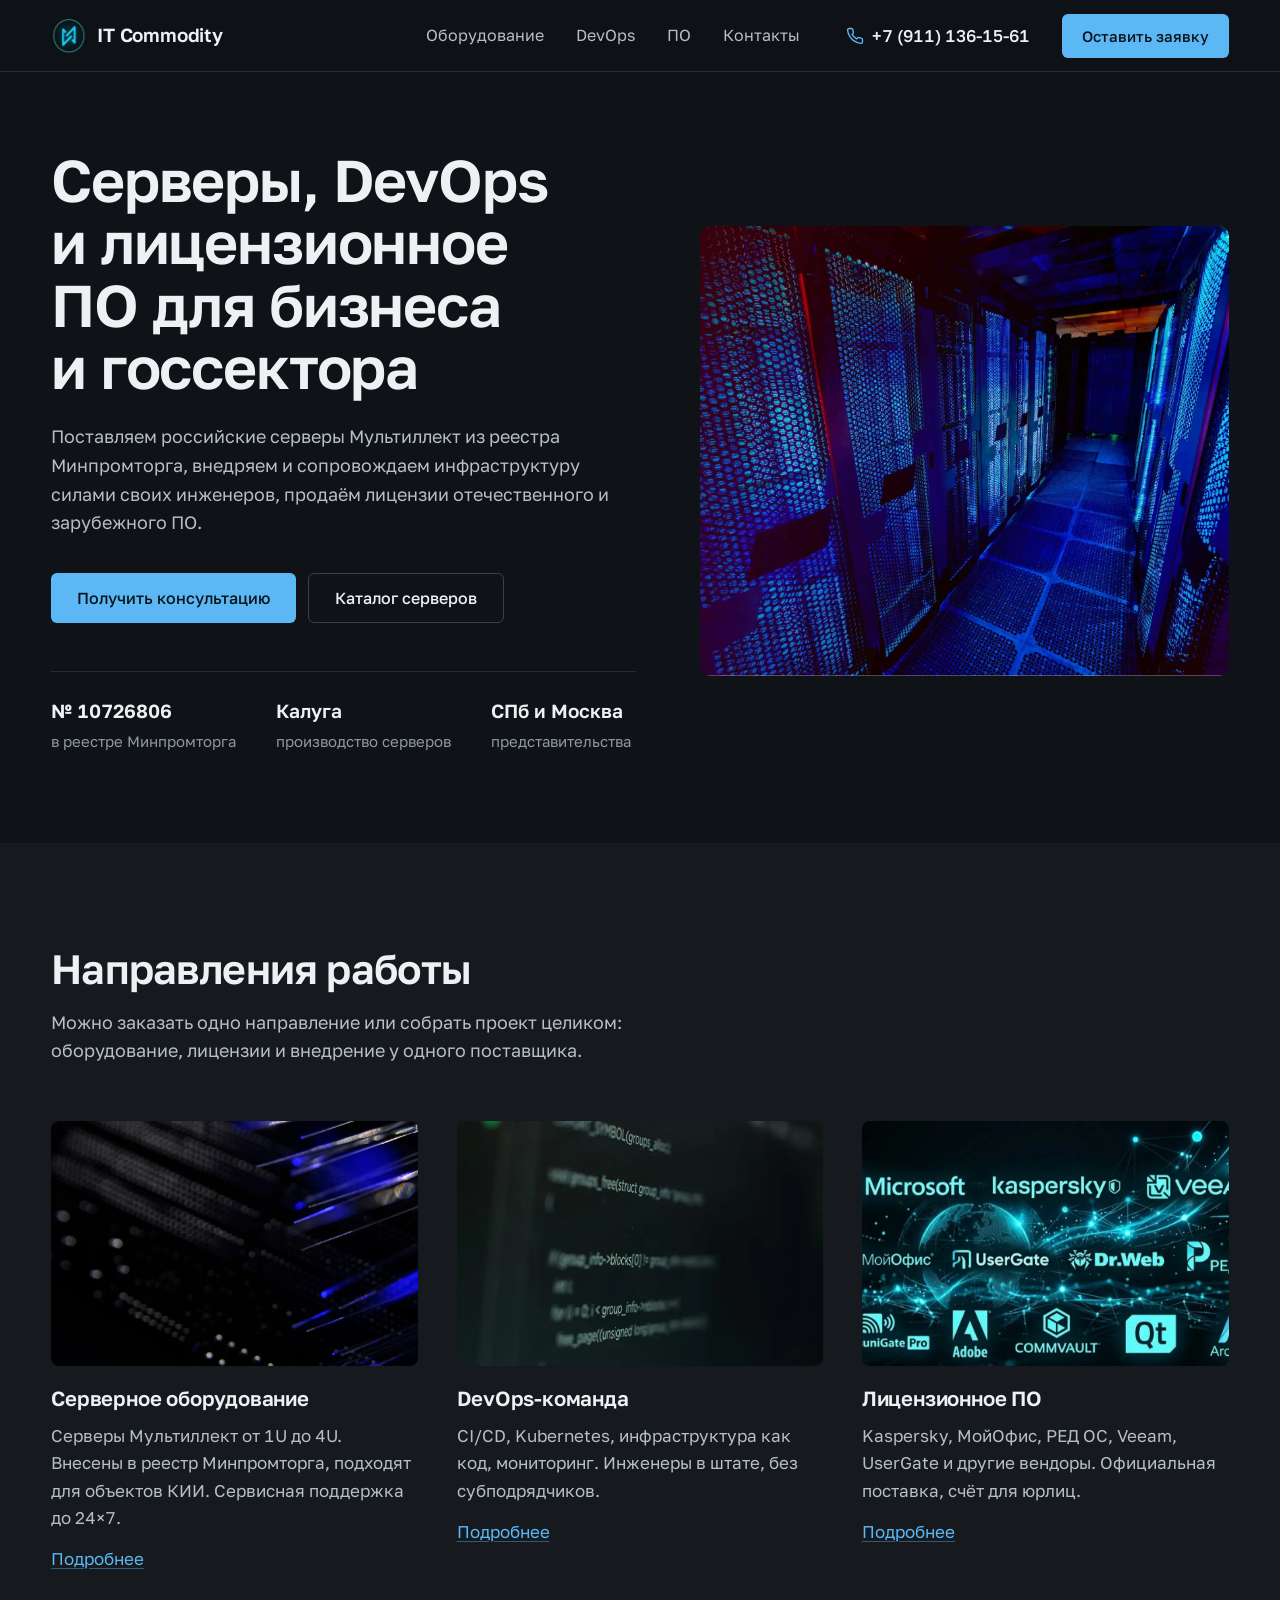
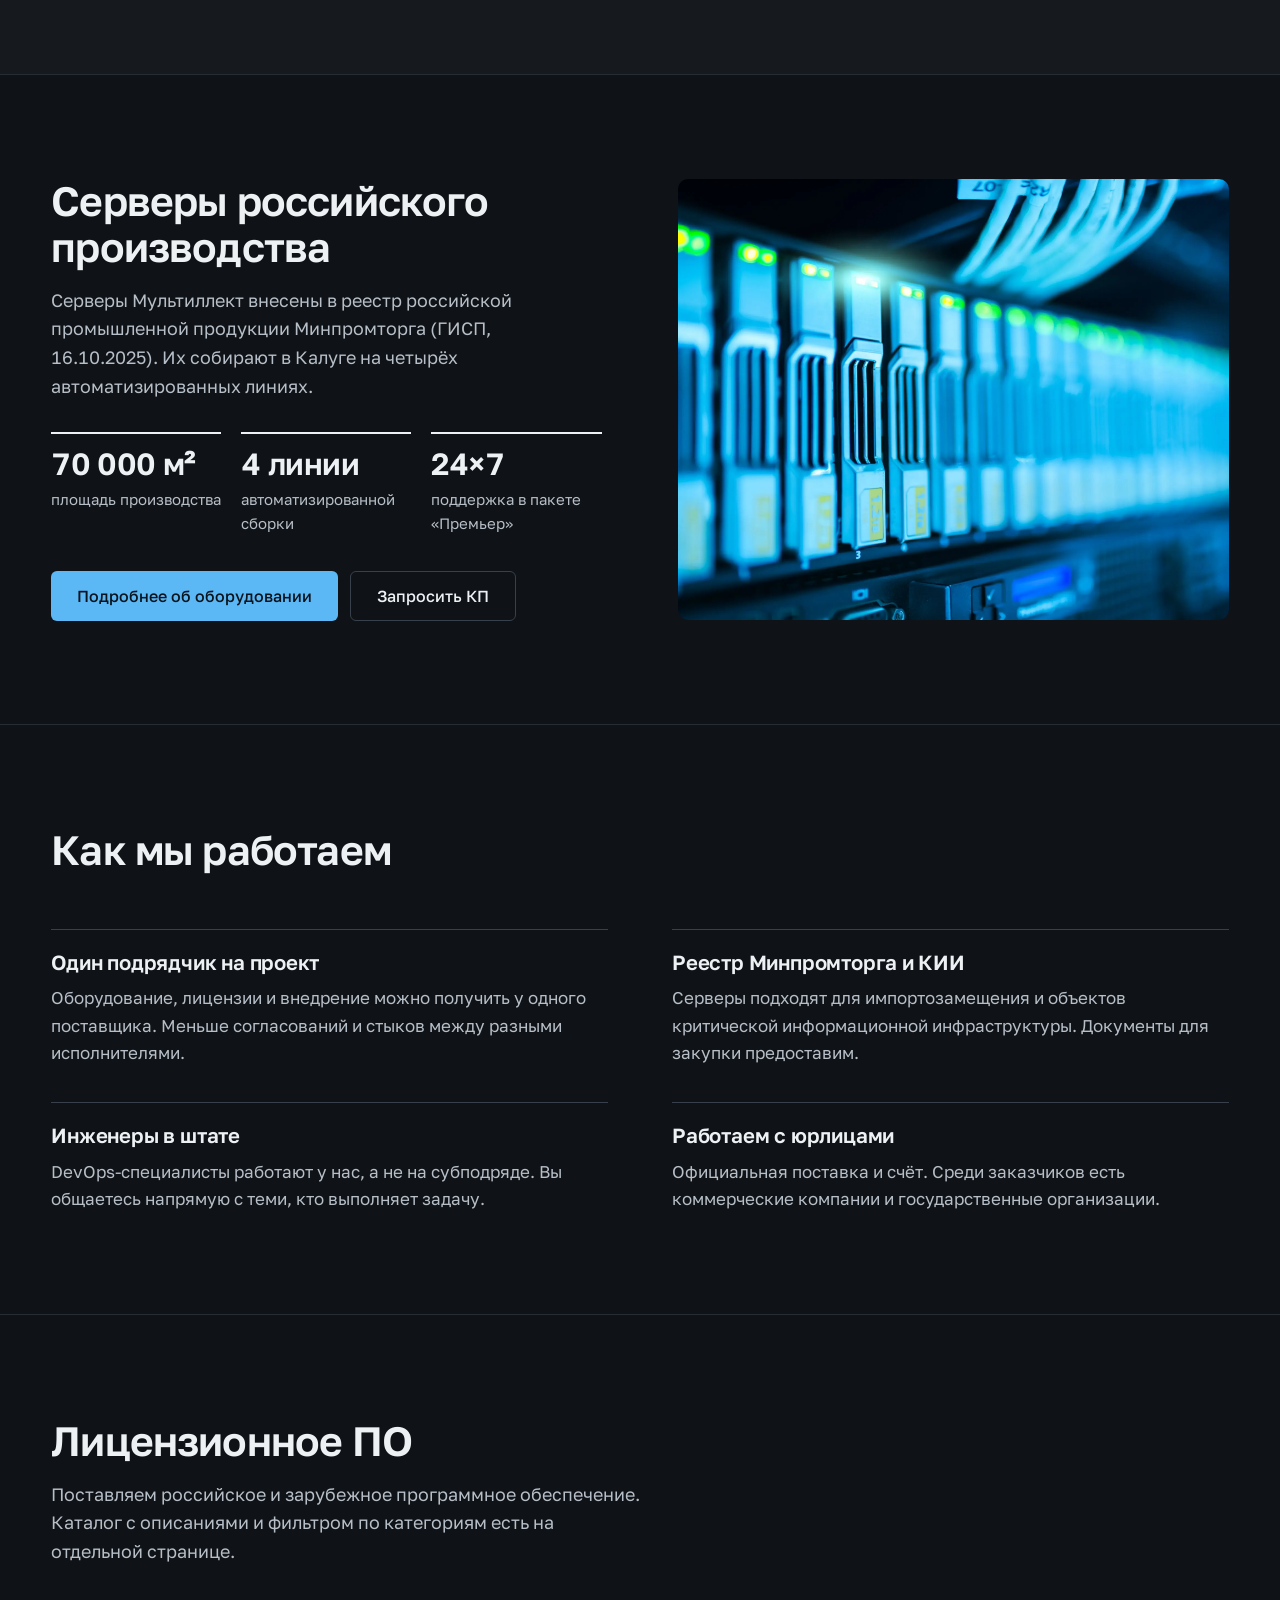
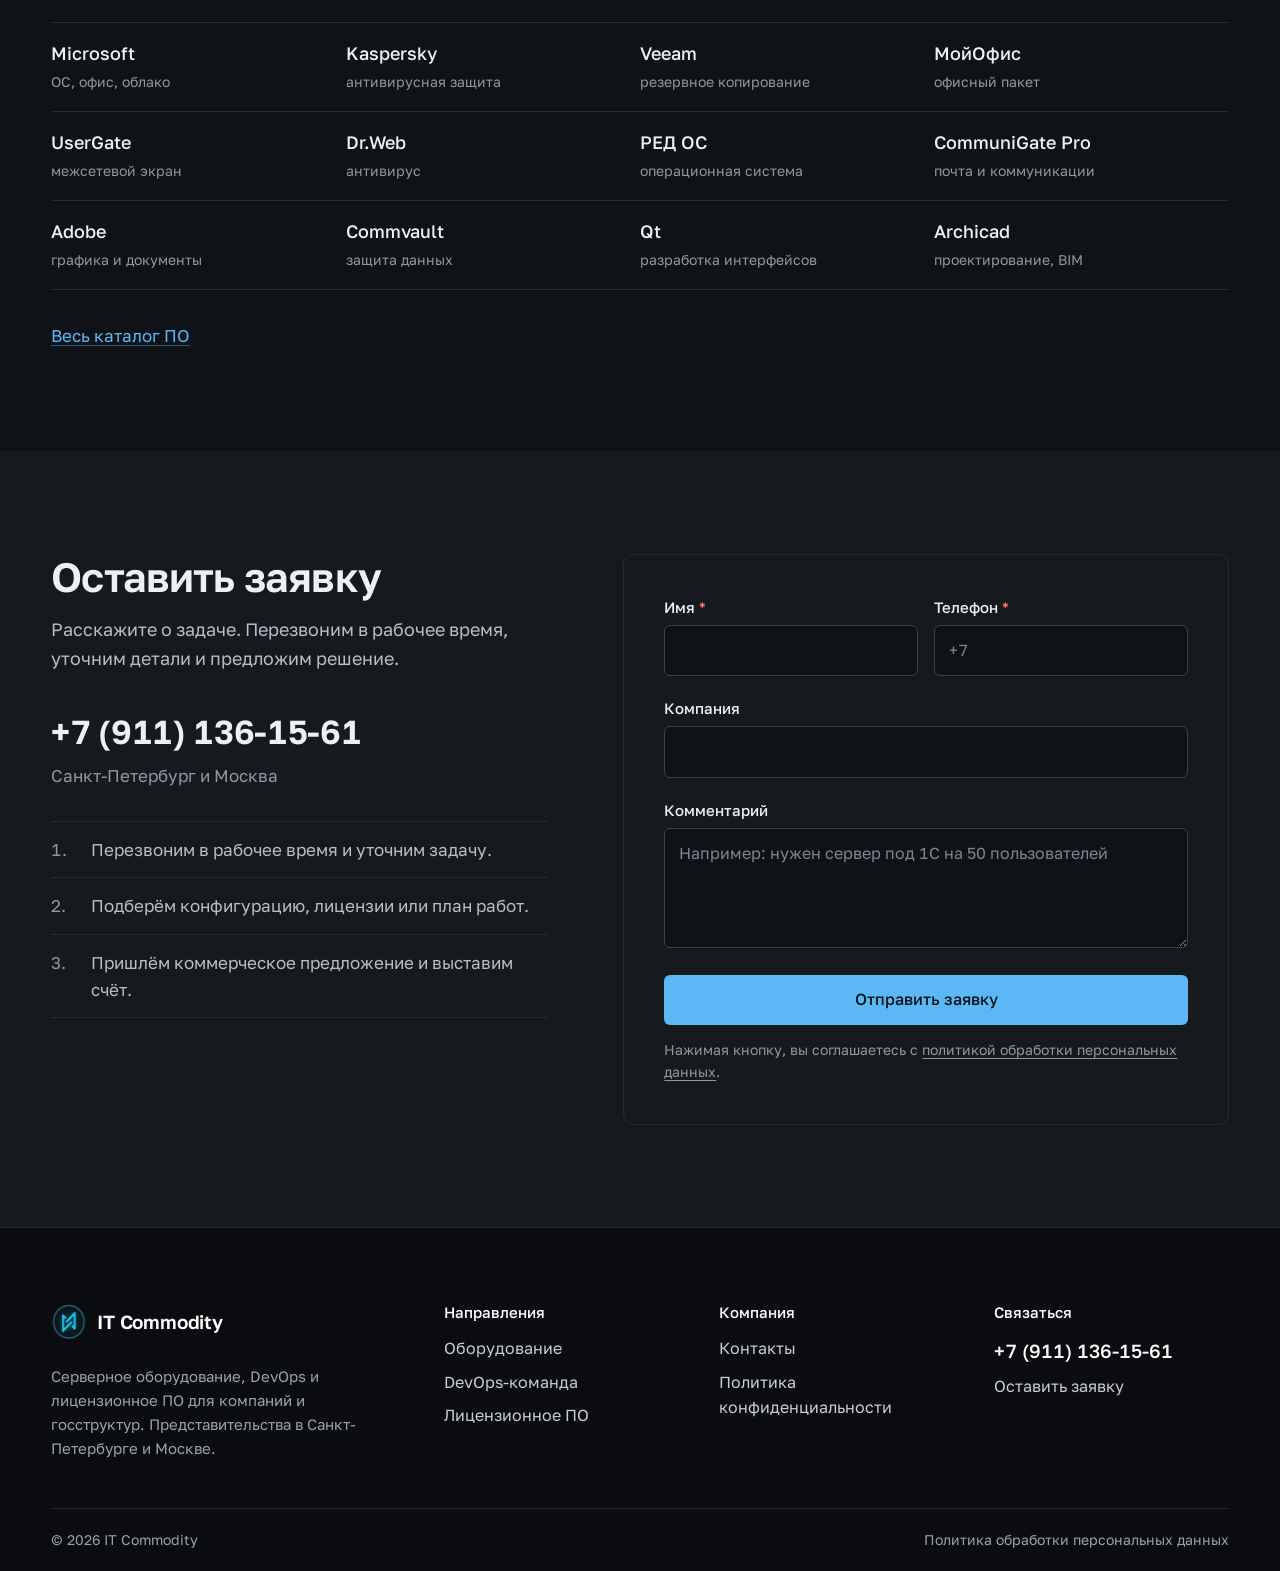
<file: index.html>
<!DOCTYPE html>
<html lang="ru">
<head>
  <meta charset="UTF-8" />
  <meta name="viewport" content="width=device-width, initial-scale=1.0" />
  <title>IT Commodity — серверы, DevOps и лицензионное ПО</title>
  <meta name="description" content="Российские серверы Мультиллект из реестра Минпромторга, собственная DevOps-команда и лицензионное ПО для компаний и госструктур. Представительства в Санкт-Петербурге и Москве." />
  <meta name="theme-color" content="#0f1216" />
  <meta property="og:type" content="website" />
  <meta property="og:locale" content="ru_RU" />
  <meta property="og:site_name" content="IT Commodity" />
  <meta property="og:title" content="IT Commodity — серверы, DevOps и лицензионное ПО" />
  <meta property="og:description" content="Российские серверы Мультиллект из реестра Минпромторга, собственная DevOps-команда и лицензионное ПО для компаний и госструктур. Представительства в Санкт-Петербурге и Москве." />

  <link rel="icon" href="/favicon.ico" sizes="16x16 32x32 48x48" type="image/x-icon" />
  <link rel="icon" href="/favicon.png" sizes="120x120" type="image/png" />
  <link rel="apple-touch-icon" href="/apple-touch-icon.png" />

  <link rel="preload" href="/assets/fonts/GolosText-cyrillic.woff2" as="font" type="font/woff2" crossorigin />
  <link rel="preload" href="/assets/img/hero-bg.webp" as="image" />
  <link rel="stylesheet" href="/assets/css/base.css" />
  <link rel="stylesheet" href="/assets/css/header.css" />
  <link rel="stylesheet" href="/assets/css/footer.css" />
  <link rel="stylesheet" href="/assets/css/form.css" />
  <link rel="stylesheet" href="/assets/css/index.css" />
  <script>document.documentElement.classList.add('js');</script>
</head>
<body>
  <a class="skip-link" href="#main">Перейти к содержимому</a>

  <header class="site-header">
    <div class="container site-header__inner">
      <a href="/" class="logo" aria-label="IT Commodity — на главную">
        <img src="/assets/img/logo.webp" alt="" width="36" height="36" />
        <span>IT Commodity</span>
      </a>

      <nav class="nav" aria-label="Основное меню">
        <a href="/hardware">Оборудование</a>
        <a href="/devops">DevOps</a>
        <a href="/software">ПО</a>
        <a href="/contacts">Контакты</a>
      </nav>

      <a class="header-phone" href="tel:+79111361561"><svg class="icon" viewBox="0 0 24 24" aria-hidden="true"><path d="M22 16.92v3a2 2 0 0 1-2.18 2 19.79 19.79 0 0 1-8.63-3.07 19.5 19.5 0 0 1-6-6 19.79 19.79 0 0 1-3.07-8.67A2 2 0 0 1 4.11 2h3a2 2 0 0 1 2 1.72 12.84 12.84 0 0 0 .7 2.81 2 2 0 0 1-.45 2.11L8.09 9.91a16 16 0 0 0 6 6l1.27-1.27a2 2 0 0 1 2.11-.45 12.84 12.84 0 0 0 2.81.7A2 2 0 0 1 22 16.92z"/></svg>+7 (911) 136-15-61</a>
      <a class="btn btn--primary header-cta" href="#contact">Оставить заявку</a>

      <button class="burger" type="button" aria-expanded="false" aria-controls="mobile-nav" aria-label="Открыть меню">
        <span></span><span></span><span></span>
      </button>
    </div>
  </header>

  <div class="mobile-nav" id="mobile-nav">
    <nav class="mobile-nav__links" aria-label="Мобильное меню">
      <a href="/hardware">Оборудование</a>
      <a href="/devops">DevOps</a>
      <a href="/software">ПО</a>
      <a href="/contacts">Контакты</a>
    </nav>
    <div class="mobile-nav__contacts">
      <a href="tel:+79111361561">+7 (911) 136-15-61</a>
      <a class="btn btn--primary" href="#contact">Оставить заявку</a>
    </div>
  </div>

  <main id="main">

    <section class="hero">
      <div class="container hero__grid">
        <div>
          <h1 class="h1">Серверы, DevOps и лицензионное ПО для бизнеса и госсектора</h1>
          <p class="lead">Поставляем российские серверы Мультиллект из реестра Минпромторга, внедряем и сопровождаем инфраструктуру силами своих инженеров, продаём лицензии отечественного и зарубежного ПО.</p>
          <div class="btn-row">
            <a href="#contact" class="btn btn--primary">Получить консультацию</a>
            <a href="/hardware" class="btn btn--secondary">Каталог серверов</a>
          </div>
          <ul class="hero__facts">
            <li><strong>№ 10726806</strong><span>в реестре Минпромторга</span></li>
            <li><strong>Калуга</strong><span>производство серверов</span></li>
            <li><strong>СПб и Москва</strong><span>представительства</span></li>
          </ul>
        </div>
        <figure class="hero__media">
          <img src="/assets/img/hero-bg.webp" alt="Серверный зал" width="2000" height="1333" fetchpriority="high" />
        </figure>
      </div>
    </section>

    <section class="section section--gray">
      <div class="container">
        <div class="section-intro reveal">
          <h2 class="h2">Направления работы</h2>
          <p class="lead">Можно заказать одно направление или собрать проект целиком: оборудование, лицензии и внедрение у одного поставщика.</p>
        </div>
        <div class="directions">
          <a class="direction reveal" href="/hardware">
            <img src="/assets/img/dir-hardware.webp" alt="" loading="lazy" width="1200" height="800" />
            <h3 class="h3">Серверное оборудование</h3>
            <p>Серверы Мультиллект от 1U до 4U. Внесены в реестр Минпромторга, подходят для объектов КИИ. Сервисная поддержка до 24×7.</p>
            <span class="text-link">Подробнее</span>
          </a>
          <a class="direction reveal" href="/devops">
            <img src="/assets/img/dir-devops.webp" alt="" loading="lazy" width="1200" height="800" />
            <h3 class="h3">DevOps-команда</h3>
            <p>CI/CD, Kubernetes, инфраструктура как код, мониторинг. Инженеры в штате, без субподрядчиков.</p>
            <span class="text-link">Подробнее</span>
          </a>
          <a class="direction reveal" href="/software">
            <img src="/assets/img/dir-software.webp" alt="" loading="lazy" width="1200" height="800" />
            <h3 class="h3">Лицензионное ПО</h3>
            <p>Kaspersky, МойОфис, РЕД ОС, Veeam, UserGate и другие вендоры. Официальная поставка, счёт для юрлиц.</p>
            <span class="text-link">Подробнее</span>
          </a>
        </div>
      </div>
    </section>

    <section class="section production">
      <div class="container split">
        <div class="reveal">
          <h2 class="h2">Серверы российского производства</h2>
          <p class="lead">Серверы Мультиллект внесены в реестр российской промышленной продукции Минпромторга (ГИСП, 16.10.2025). Их собирают в Калуге на четырёх автоматизированных линиях.</p>
          <dl class="key-facts">
            <div><dt>70 000 м²</dt><dd>площадь производства</dd></div>
            <div><dt>4 линии</dt><dd>автоматизированной сборки</dd></div>
            <div><dt>24×7</dt><dd>поддержка в пакете «Премьер»</dd></div>
          </dl>
          <div class="btn-row">
            <a href="/hardware" class="btn btn--primary">Подробнее об оборудовании</a>
            <a href="#contact" class="btn btn--secondary">Запросить КП</a>
          </div>
        </div>
        <div class="production__media reveal">
          <img src="/assets/img/hardware-hero.webp" alt="Дисковые корзины сервера" loading="lazy" width="2400" height="1602" />
        </div>
      </div>
    </section>

    <section class="section">
      <div class="container">
        <div class="section-intro reveal">
          <h2 class="h2">Как мы работаем</h2>
        </div>
        <div class="principles">
          <div class="principle reveal">
            <h3 class="h3">Один подрядчик на проект</h3>
            <p>Оборудование, лицензии и внедрение можно получить у одного поставщика. Меньше согласований и стыков между разными исполнителями.</p>
          </div>
          <div class="principle reveal">
            <h3 class="h3">Реестр Минпромторга и КИИ</h3>
            <p>Серверы подходят для импортозамещения и объектов критической информационной инфраструктуры. Документы для закупки предоставим.</p>
          </div>
          <div class="principle reveal">
            <h3 class="h3">Инженеры в штате</h3>
            <p>DevOps-специалисты работают у нас, а не на субподряде. Вы общаетесь напрямую с теми, кто выполняет задачу.</p>
          </div>
          <div class="principle reveal">
            <h3 class="h3">Работаем с юрлицами</h3>
            <p>Официальная поставка и счёт. Среди заказчиков есть коммерческие компании и государственные организации.</p>
          </div>
        </div>
      </div>
    </section>

    <section class="section">
      <div class="container">
        <div class="section-intro reveal">
          <h2 class="h2">Лицензионное ПО</h2>
          <p class="lead">Поставляем российское и зарубежное программное обеспечение. Каталог с описаниями и фильтром по категориям есть на отдельной странице.</p>
        </div>
        <div class="vendor-list reveal">
          <a href="/software#microsoft"><strong>Microsoft</strong><span>ОС, офис, облако</span></a>
          <a href="/software#kaspersky"><strong>Kaspersky</strong><span>антивирусная защита</span></a>
          <a href="/software#veeam"><strong>Veeam</strong><span>резервное копирование</span></a>
          <a href="/software#myoffice"><strong>МойОфис</strong><span>офисный пакет</span></a>
          <a href="/software#usergate"><strong>UserGate</strong><span>межсетевой экран</span></a>
          <a href="/software#drweb"><strong>Dr.Web</strong><span>антивирус</span></a>
          <a href="/software#red-os"><strong>РЕД ОС</strong><span>операционная система</span></a>
          <a href="/software#communigate"><strong>CommuniGate Pro</strong><span>почта и коммуникации</span></a>
          <a href="/software#adobe"><strong>Adobe</strong><span>графика и документы</span></a>
          <a href="/software#commvault"><strong>Commvault</strong><span>защита данных</span></a>
          <a href="/software#qt"><strong>Qt</strong><span>разработка интерфейсов</span></a>
          <a href="/software#archicad"><strong>Archicad</strong><span>проектирование, BIM</span></a>
        </div>
        <a class="text-link" href="/software">Весь каталог ПО</a>
      </div>
    </section>

    <section class="section section--gray" id="contact">
      <div class="container contact__grid">
        <div class="contact__intro">
          <h2 class="h2">Оставить заявку</h2>
          <p class="lead">Расскажите о задаче. Перезвоним в рабочее время, уточним детали и предложим решение.</p>
          <a class="contact-phone" href="tel:+79111361561">+7 (911) 136-15-61</a>
          <p class="contact-note">Санкт-Петербург и Москва</p>
          <ol class="steps-list">
            <li>Перезвоним в рабочее время и уточним задачу.</li>
            <li>Подберём конфигурацию, лицензии или план работ.</li>
            <li>Пришлём коммерческое предложение и выставим счёт.</li>
          </ol>
        </div>
        <form class="form-card" data-contact data-phone="+7 (911) 136-15-61" data-tel="+79111361561">
          <div class="form-row">
            <div class="form-group">
              <label class="form-label" for="name">Имя <span class="req" aria-hidden="true">*</span></label>
              <input class="form-input" type="text" id="name" name="name" autocomplete="name" required aria-describedby="name-error" />
              <p class="form-error" id="name-error" aria-live="polite"></p>
            </div>
            <div class="form-group">
              <label class="form-label" for="phone">Телефон <span class="req" aria-hidden="true">*</span></label>
              <input class="form-input" type="tel" id="phone" name="phone" inputmode="tel" autocomplete="tel" placeholder="+7" required aria-describedby="phone-error" />
              <p class="form-error" id="phone-error" aria-live="polite"></p>
            </div>
          </div>
          <div class="form-group">
            <label class="form-label" for="company">Компания</label>
            <input class="form-input" type="text" id="company" name="company" autocomplete="organization" />
          </div>
          <div class="form-group">
            <label class="form-label" for="comment">Комментарий</label>
            <textarea class="form-input" id="comment" name="comment" placeholder="Например: нужен сервер под 1С на 50 пользователей"></textarea>
          </div>
          <input type="checkbox" name="botcheck" class="visually-hidden" tabindex="-1" autocomplete="off" aria-hidden="true" />
          <button type="submit" class="btn btn--primary form-submit">
            <span class="btn-label">Отправить заявку</span><span class="btn-spinner" aria-hidden="true"></span>
          </button>
          <div class="form-status" role="status" aria-live="polite"></div>
          <p class="form-note">Нажимая кнопку, вы соглашаетесь с <a href="/privacy">политикой обработки персональных данных</a>.</p>
        </form>
      </div>
    </section>

  </main>

  <footer class="site-footer">
    <div class="container">
      <div class="site-footer__grid">
        <div class="site-footer__brand">
          <a href="/" class="logo" aria-label="IT Commodity — на главную">
            <img src="/assets/img/logo.webp" alt="" width="36" height="36" loading="lazy" />
            <span>IT Commodity</span>
          </a>
          <p>Серверное оборудование, DevOps и лицензионное ПО для компаний и госструктур. Представительства в Санкт-Петербурге и Москве.</p>
        </div>
        <div>
          <p class="site-footer__title">Направления</p>
          <ul class="site-footer__list">
            <li><a href="/hardware">Оборудование</a></li>
            <li><a href="/devops">DevOps-команда</a></li>
            <li><a href="/software">Лицензионное ПО</a></li>
          </ul>
        </div>
        <div>
          <p class="site-footer__title">Компания</p>
          <ul class="site-footer__list">
            <li><a href="/contacts">Контакты</a></li>
            <li><a href="/privacy">Политика конфиденциальности</a></li>
          </ul>
        </div>
        <div>
          <p class="site-footer__title">Связаться</p>
          <ul class="site-footer__list">
            <li><a class="site-footer__phone" href="tel:+79111361561">+7 (911) 136-15-61</a></li>
            <li><a href="/contacts#contact">Оставить заявку</a></li>
          </ul>
        </div>
      </div>
      <div class="site-footer__bottom">
        <span>© 2026 IT Commodity</span>
        <a href="/privacy">Политика обработки персональных данных</a>
      </div>
    </div>
  </footer>

  <script src="/assets/js/site.js" defer></script>
  <script src="/assets/js/form.js" defer></script>
</body>
</html>
</file>
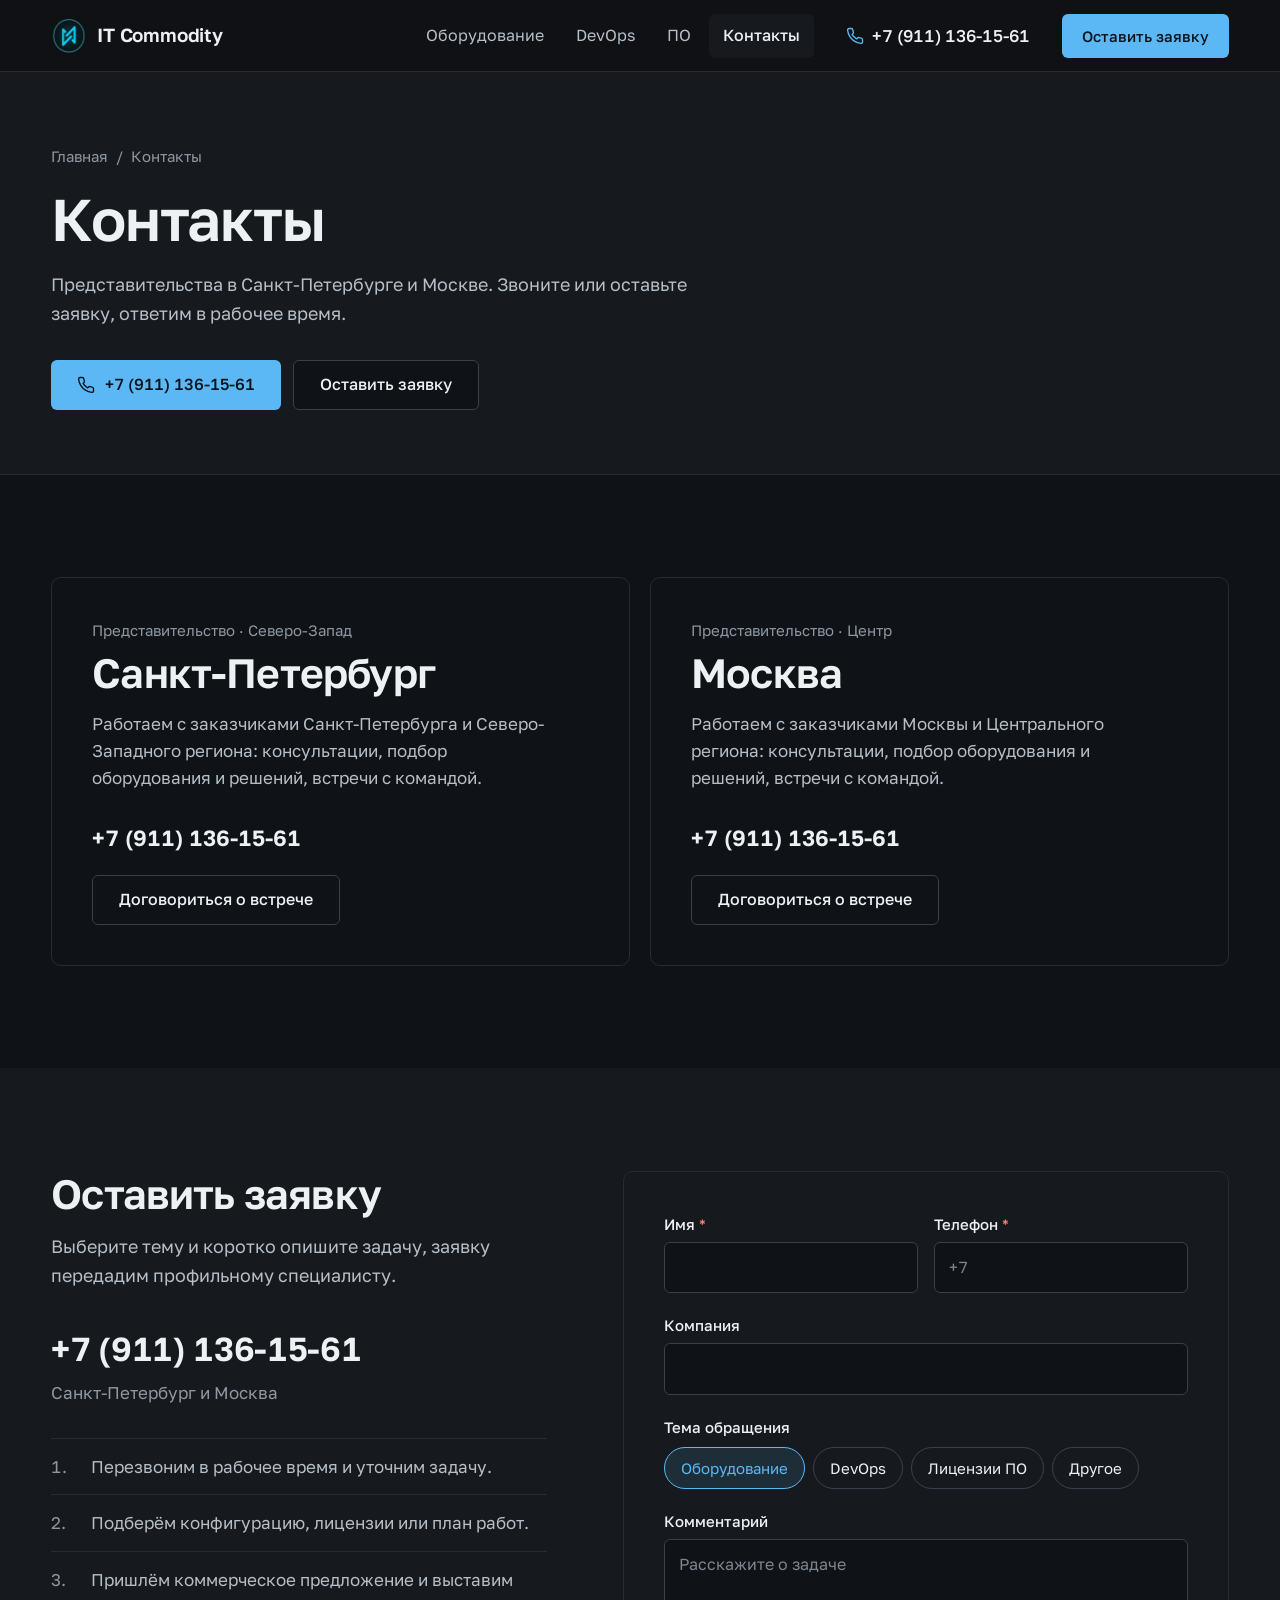
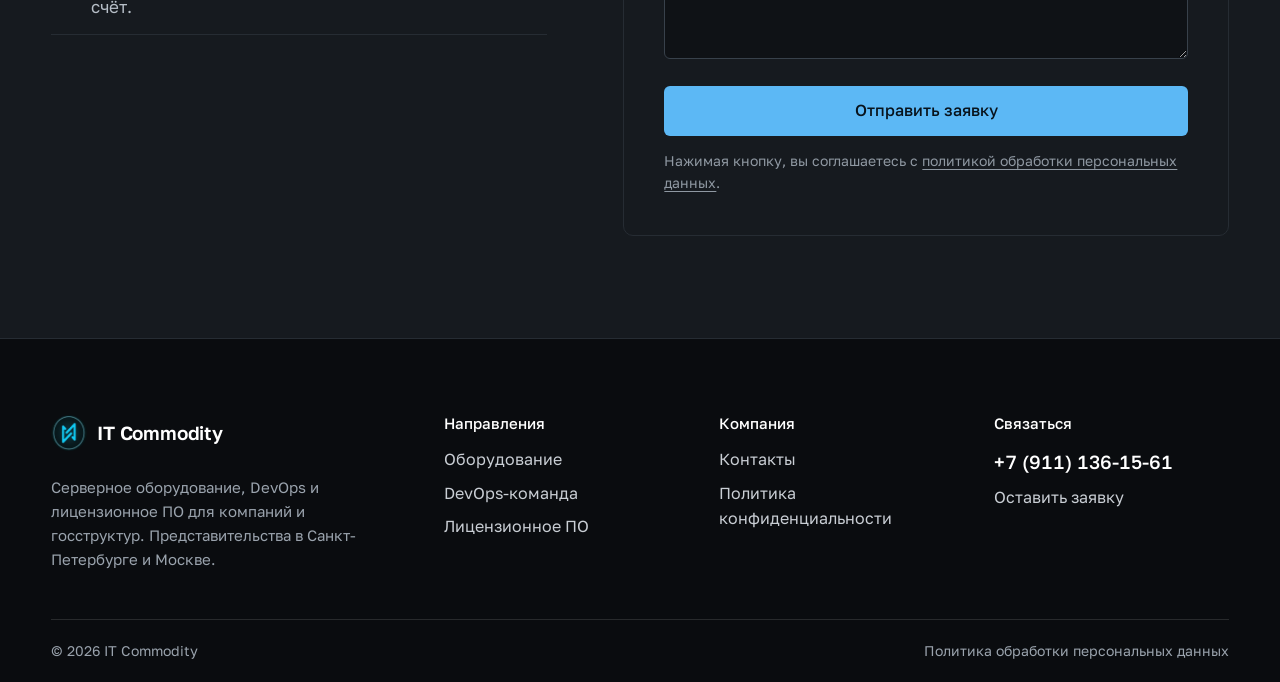
<file: contacts.html>
<!DOCTYPE html>
<html lang="ru">
<head>
  <meta charset="UTF-8" />
  <meta name="viewport" content="width=device-width, initial-scale=1.0" />
  <title>Контакты — IT Commodity</title>
  <meta name="description" content="Представительства IT Commodity в Санкт-Петербурге и Москве. Телефон +7 (911) 136-15-61 и форма заявки на оборудование, DevOps и лицензионное ПО." />
  <meta name="theme-color" content="#0f1216" />
  <meta property="og:type" content="website" />
  <meta property="og:locale" content="ru_RU" />
  <meta property="og:site_name" content="IT Commodity" />
  <meta property="og:title" content="Контакты — IT Commodity" />
  <meta property="og:description" content="Представительства IT Commodity в Санкт-Петербурге и Москве. Телефон +7 (911) 136-15-61 и форма заявки на оборудование, DevOps и лицензионное ПО." />

  <link rel="icon" href="/favicon.ico" sizes="16x16 32x32 48x48" type="image/x-icon" />
  <link rel="icon" href="/favicon.png" sizes="120x120" type="image/png" />
  <link rel="apple-touch-icon" href="/apple-touch-icon.png" />

  <link rel="preload" href="/assets/fonts/GolosText-cyrillic.woff2" as="font" type="font/woff2" crossorigin />
  <link rel="stylesheet" href="/assets/css/base.css" />
  <link rel="stylesheet" href="/assets/css/header.css" />
  <link rel="stylesheet" href="/assets/css/footer.css" />
  <link rel="stylesheet" href="/assets/css/form.css" />
  <link rel="stylesheet" href="/assets/css/contacts.css" />
  <script>document.documentElement.classList.add('js');</script>
</head>
<body>
  <a class="skip-link" href="#main">Перейти к содержимому</a>

  <header class="site-header">
    <div class="container site-header__inner">
      <a href="/" class="logo" aria-label="IT Commodity — на главную">
        <img src="/assets/img/logo.webp" alt="" width="36" height="36" />
        <span>IT Commodity</span>
      </a>

      <nav class="nav" aria-label="Основное меню">
        <a href="/hardware">Оборудование</a>
        <a href="/devops">DevOps</a>
        <a href="/software">ПО</a>
        <a href="/contacts" aria-current="page">Контакты</a>
      </nav>

      <a class="header-phone" href="tel:+79111361561"><svg class="icon" viewBox="0 0 24 24" aria-hidden="true"><path d="M22 16.92v3a2 2 0 0 1-2.18 2 19.79 19.79 0 0 1-8.63-3.07 19.5 19.5 0 0 1-6-6 19.79 19.79 0 0 1-3.07-8.67A2 2 0 0 1 4.11 2h3a2 2 0 0 1 2 1.72 12.84 12.84 0 0 0 .7 2.81 2 2 0 0 1-.45 2.11L8.09 9.91a16 16 0 0 0 6 6l1.27-1.27a2 2 0 0 1 2.11-.45 12.84 12.84 0 0 0 2.81.7A2 2 0 0 1 22 16.92z"/></svg>+7 (911) 136-15-61</a>
      <a class="btn btn--primary header-cta" href="#contact">Оставить заявку</a>

      <button class="burger" type="button" aria-expanded="false" aria-controls="mobile-nav" aria-label="Открыть меню">
        <span></span><span></span><span></span>
      </button>
    </div>
  </header>

  <div class="mobile-nav" id="mobile-nav">
    <nav class="mobile-nav__links" aria-label="Мобильное меню">
      <a href="/hardware">Оборудование</a>
      <a href="/devops">DevOps</a>
      <a href="/software">ПО</a>
      <a href="/contacts" aria-current="page">Контакты</a>
    </nav>
    <div class="mobile-nav__contacts">
      <a href="tel:+79111361561">+7 (911) 136-15-61</a>
      <a class="btn btn--primary" href="#contact">Оставить заявку</a>
    </div>
  </div>

  <main id="main">

    <section class="page-head">
      <div class="container">
        <ol class="breadcrumb" aria-label="Хлебные крошки">
          <li><a href="/">Главная</a></li>
          <li aria-current="page">Контакты</li>
        </ol>
        <h1 class="h1">Контакты</h1>
        <p class="lead">Представительства в Санкт-Петербурге и Москве. Звоните или оставьте заявку, ответим в рабочее время.</p>
        <div class="btn-row">
          <a href="tel:+79111361561" class="btn btn--primary"><svg class="icon" viewBox="0 0 24 24" aria-hidden="true"><path d="M22 16.92v3a2 2 0 0 1-2.18 2 19.79 19.79 0 0 1-8.63-3.07 19.5 19.5 0 0 1-6-6 19.79 19.79 0 0 1-3.07-8.67A2 2 0 0 1 4.11 2h3a2 2 0 0 1 2 1.72 12.84 12.84 0 0 0 .7 2.81 2 2 0 0 1-.45 2.11L8.09 9.91a16 16 0 0 0 6 6l1.27-1.27a2 2 0 0 1 2.11-.45 12.84 12.84 0 0 0 2.81.7A2 2 0 0 1 22 16.92z"/></svg>+7 (911) 136-15-61</a>
          <a href="#contact" class="btn btn--secondary">Оставить заявку</a>
        </div>
      </div>
    </section>

    <section class="section">
      <div class="container">
        <div class="offices">
          <article class="office reveal">
            <p class="office__region">Представительство · Северо-Запад</p>
            <h2 class="h2">Санкт-Петербург</h2>
            <p class="office__text">Работаем с заказчиками Санкт-Петербурга и Северо-Западного региона: консультации, подбор оборудования и решений, встречи с командой.</p>
            <a class="office__phone" href="tel:+79111361561">+7 (911) 136-15-61</a>
            <a href="#contact" class="btn btn--secondary" data-product="встреча в г. Санкт-Петербург">Договориться о встрече</a>
          </article>
          <article class="office reveal">
            <p class="office__region">Представительство · Центр</p>
            <h2 class="h2">Москва</h2>
            <p class="office__text">Работаем с заказчиками Москвы и Центрального региона: консультации, подбор оборудования и решений, встречи с командой.</p>
            <a class="office__phone" href="tel:+79111361561">+7 (911) 136-15-61</a>
            <a href="#contact" class="btn btn--secondary" data-product="встреча в г. Москва">Договориться о встрече</a>
          </article>
        </div>
      </div>
    </section>

    <section class="section section--gray" id="contact">
      <div class="container contact__grid">
        <div class="contact__intro">
          <h2 class="h2">Оставить заявку</h2>
          <p class="lead">Выберите тему и коротко опишите задачу, заявку передадим профильному специалисту.</p>
          <a class="contact-phone" href="tel:+79111361561">+7 (911) 136-15-61</a>
          <p class="contact-note">Санкт-Петербург и Москва</p>
          <ol class="steps-list">
            <li>Перезвоним в рабочее время и уточним задачу.</li>
            <li>Подберём конфигурацию, лицензии или план работ.</li>
            <li>Пришлём коммерческое предложение и выставим счёт.</li>
          </ol>
        </div>
        <form class="form-card" data-contact data-phone="+7 (911) 136-15-61" data-tel="+79111361561">
          <div class="form-row">
            <div class="form-group">
              <label class="form-label" for="name">Имя <span class="req" aria-hidden="true">*</span></label>
              <input class="form-input" type="text" id="name" name="name" autocomplete="name" required aria-describedby="name-error" />
              <p class="form-error" id="name-error" aria-live="polite"></p>
            </div>
            <div class="form-group">
              <label class="form-label" for="phone">Телефон <span class="req" aria-hidden="true">*</span></label>
              <input class="form-input" type="tel" id="phone" name="phone" inputmode="tel" autocomplete="tel" placeholder="+7" required aria-describedby="phone-error" />
              <p class="form-error" id="phone-error" aria-live="polite"></p>
            </div>
          </div>
          <div class="form-group">
            <label class="form-label" for="company">Компания</label>
            <input class="form-input" type="text" id="company" name="company" autocomplete="organization" />
          </div>
          <fieldset class="form-group topic-chips">
            <legend class="form-label">Тема обращения</legend>
              <input type="radio" name="topic" id="topic-0" value="Оборудование" checked /><label for="topic-0">Оборудование</label>
              <input type="radio" name="topic" id="topic-1" value="DevOps" /><label for="topic-1">DevOps</label>
              <input type="radio" name="topic" id="topic-2" value="Лицензии ПО" /><label for="topic-2">Лицензии ПО</label>
              <input type="radio" name="topic" id="topic-3" value="Другое" /><label for="topic-3">Другое</label>
          </fieldset>
          <div class="form-group">
            <label class="form-label" for="comment">Комментарий</label>
            <textarea class="form-input" id="comment" name="comment" placeholder="Расскажите о задаче"></textarea>
          </div>
          <input type="checkbox" name="botcheck" class="visually-hidden" tabindex="-1" autocomplete="off" aria-hidden="true" />
          <button type="submit" class="btn btn--primary form-submit">
            <span class="btn-label">Отправить заявку</span><span class="btn-spinner" aria-hidden="true"></span>
          </button>
          <div class="form-status" role="status" aria-live="polite"></div>
          <p class="form-note">Нажимая кнопку, вы соглашаетесь с <a href="/privacy">политикой обработки персональных данных</a>.</p>
        </form>
      </div>
    </section>
  </main>

  <footer class="site-footer">
    <div class="container">
      <div class="site-footer__grid">
        <div class="site-footer__brand">
          <a href="/" class="logo" aria-label="IT Commodity — на главную">
            <img src="/assets/img/logo.webp" alt="" width="36" height="36" loading="lazy" />
            <span>IT Commodity</span>
          </a>
          <p>Серверное оборудование, DevOps и лицензионное ПО для компаний и госструктур. Представительства в Санкт-Петербурге и Москве.</p>
        </div>
        <div>
          <p class="site-footer__title">Направления</p>
          <ul class="site-footer__list">
            <li><a href="/hardware">Оборудование</a></li>
            <li><a href="/devops">DevOps-команда</a></li>
            <li><a href="/software">Лицензионное ПО</a></li>
          </ul>
        </div>
        <div>
          <p class="site-footer__title">Компания</p>
          <ul class="site-footer__list">
            <li><a href="/contacts">Контакты</a></li>
            <li><a href="/privacy">Политика конфиденциальности</a></li>
          </ul>
        </div>
        <div>
          <p class="site-footer__title">Связаться</p>
          <ul class="site-footer__list">
            <li><a class="site-footer__phone" href="tel:+79111361561">+7 (911) 136-15-61</a></li>
            <li><a href="/contacts#contact">Оставить заявку</a></li>
          </ul>
        </div>
      </div>
      <div class="site-footer__bottom">
        <span>© 2026 IT Commodity</span>
        <a href="/privacy">Политика обработки персональных данных</a>
      </div>
    </div>
  </footer>

  <script src="/assets/js/site.js" defer></script>
  <script src="/assets/js/form.js" defer></script>
</body>
</html>
</file>
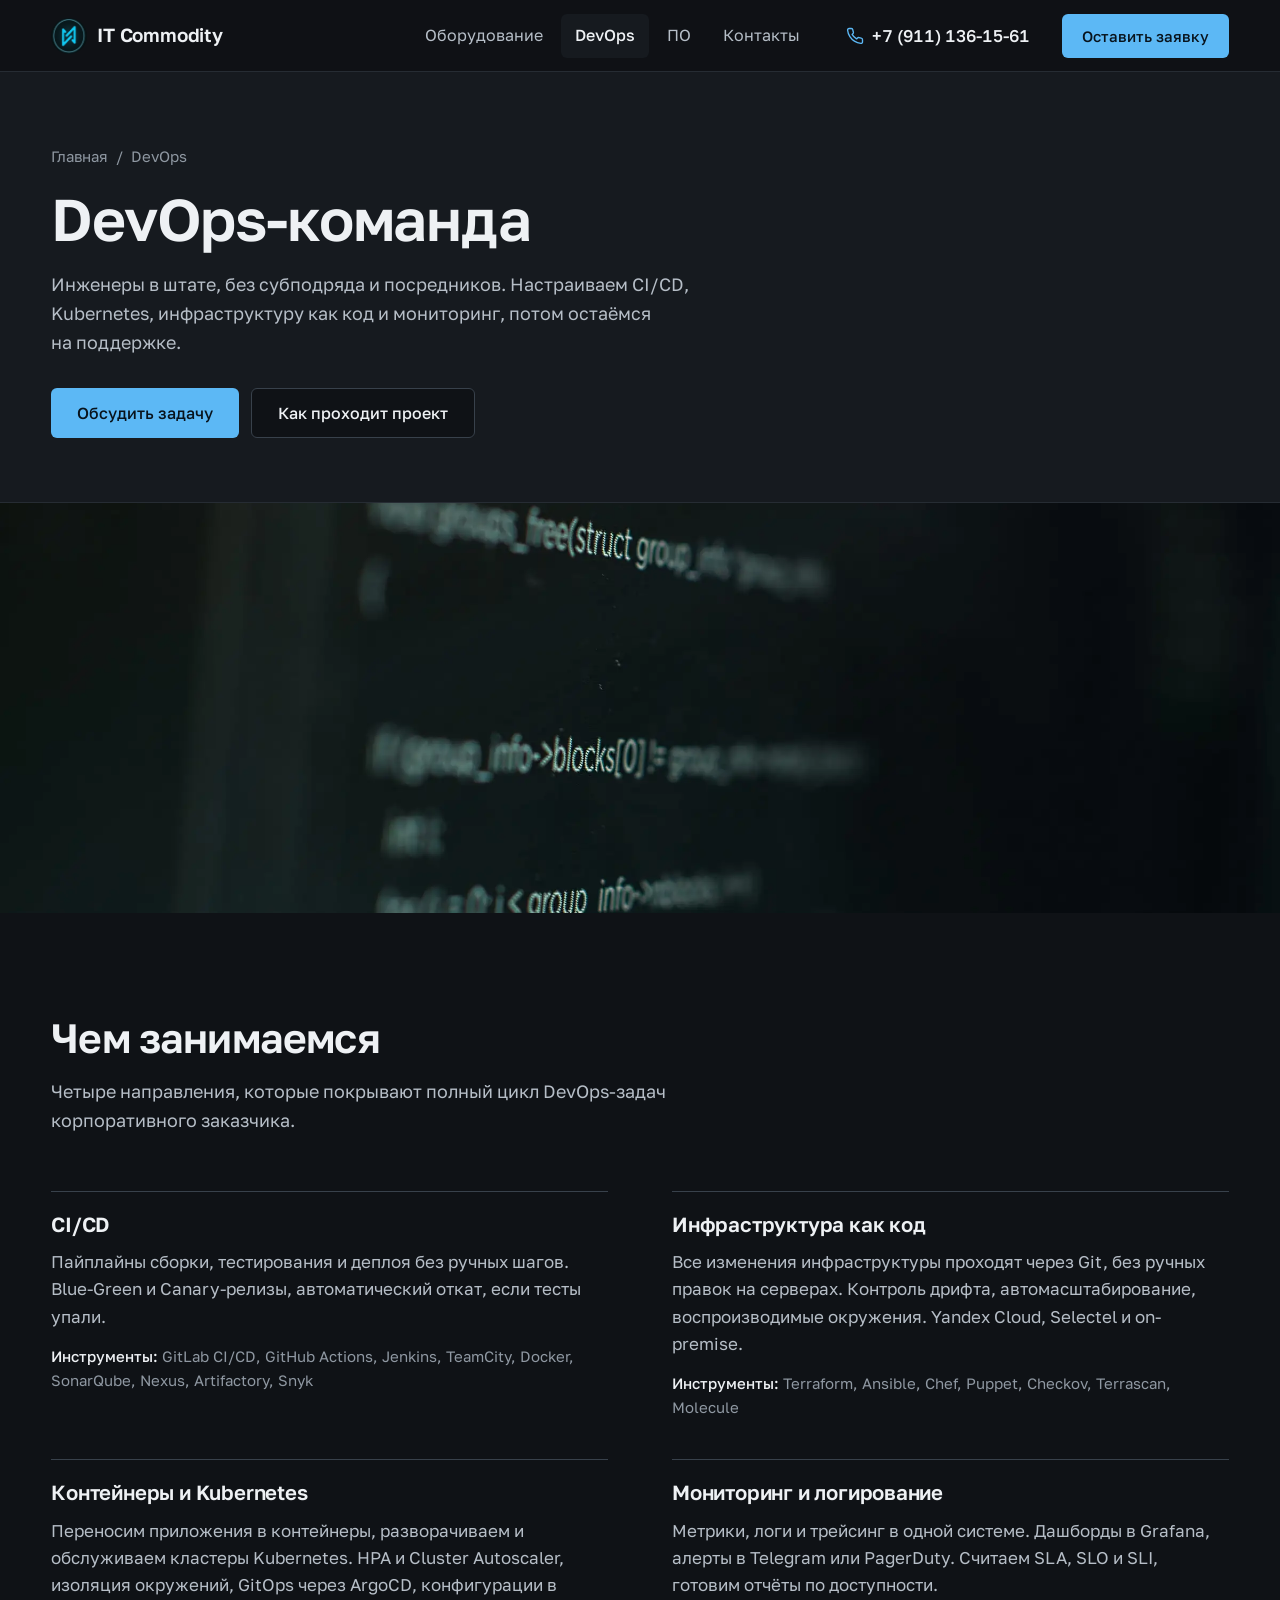
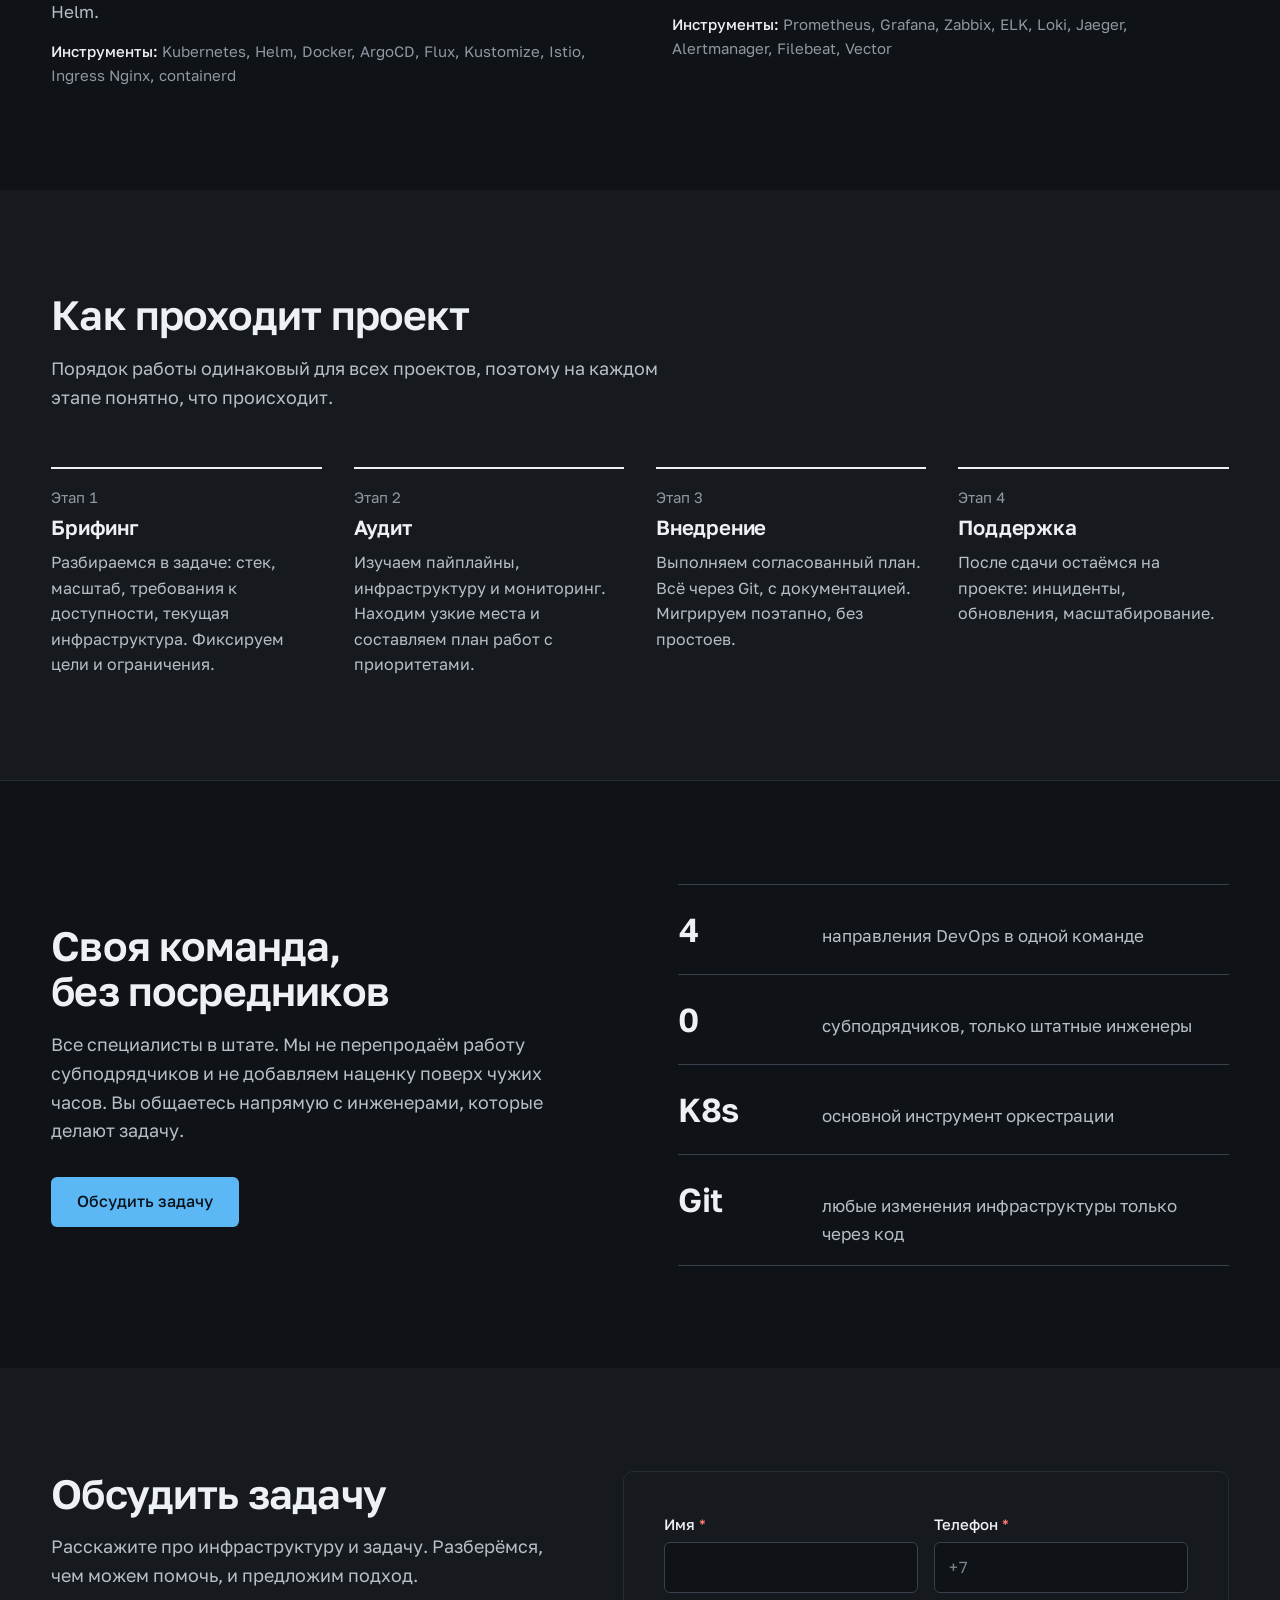
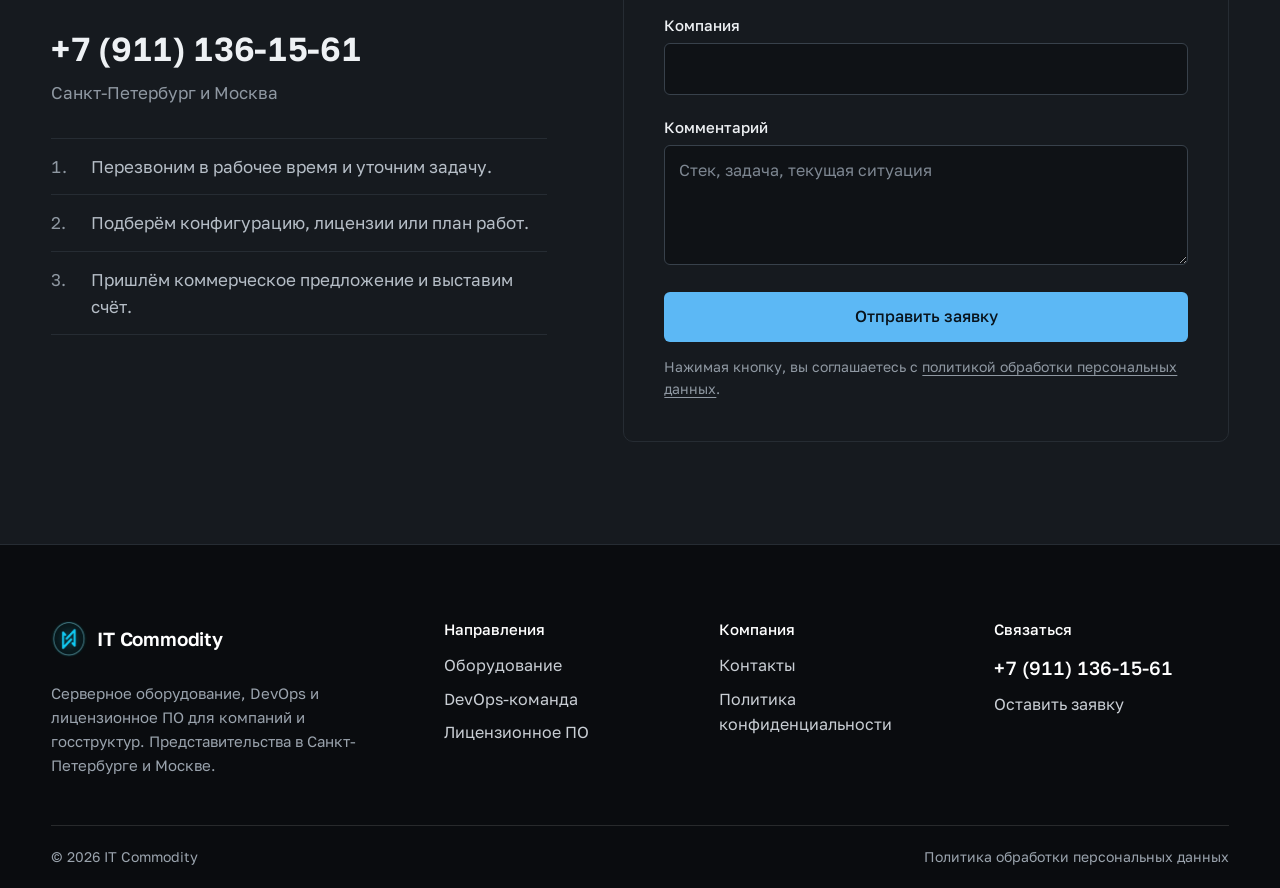
<file: devops.html>
<!DOCTYPE html>
<html lang="ru">
<head>
  <meta charset="UTF-8" />
  <meta name="viewport" content="width=device-width, initial-scale=1.0" />
  <title>DevOps-команда — IT Commodity</title>
  <meta name="description" content="Собственная DevOps-команда без субподряда: CI/CD, Kubernetes, инфраструктура как код, мониторинг и логирование. Работаем от аудита до поддержки." />
  <meta name="theme-color" content="#0f1216" />
  <meta property="og:type" content="website" />
  <meta property="og:locale" content="ru_RU" />
  <meta property="og:site_name" content="IT Commodity" />
  <meta property="og:title" content="DevOps-команда — IT Commodity" />
  <meta property="og:description" content="Собственная DevOps-команда без субподряда: CI/CD, Kubernetes, инфраструктура как код, мониторинг и логирование. Работаем от аудита до поддержки." />

  <link rel="icon" href="/favicon.ico" sizes="16x16 32x32 48x48" type="image/x-icon" />
  <link rel="icon" href="/favicon.png" sizes="120x120" type="image/png" />
  <link rel="apple-touch-icon" href="/apple-touch-icon.png" />

  <link rel="preload" href="/assets/fonts/GolosText-cyrillic.woff2" as="font" type="font/woff2" crossorigin />
  <link rel="stylesheet" href="/assets/css/base.css" />
  <link rel="stylesheet" href="/assets/css/header.css" />
  <link rel="stylesheet" href="/assets/css/footer.css" />
  <link rel="stylesheet" href="/assets/css/form.css" />
  <link rel="stylesheet" href="/assets/css/devops.css" />
  <script>document.documentElement.classList.add('js');</script>
</head>
<body>
  <a class="skip-link" href="#main">Перейти к содержимому</a>

  <header class="site-header">
    <div class="container site-header__inner">
      <a href="/" class="logo" aria-label="IT Commodity — на главную">
        <img src="/assets/img/logo.webp" alt="" width="36" height="36" />
        <span>IT Commodity</span>
      </a>

      <nav class="nav" aria-label="Основное меню">
        <a href="/hardware">Оборудование</a>
        <a href="/devops" aria-current="page">DevOps</a>
        <a href="/software">ПО</a>
        <a href="/contacts">Контакты</a>
      </nav>

      <a class="header-phone" href="tel:+79111361561"><svg class="icon" viewBox="0 0 24 24" aria-hidden="true"><path d="M22 16.92v3a2 2 0 0 1-2.18 2 19.79 19.79 0 0 1-8.63-3.07 19.5 19.5 0 0 1-6-6 19.79 19.79 0 0 1-3.07-8.67A2 2 0 0 1 4.11 2h3a2 2 0 0 1 2 1.72 12.84 12.84 0 0 0 .7 2.81 2 2 0 0 1-.45 2.11L8.09 9.91a16 16 0 0 0 6 6l1.27-1.27a2 2 0 0 1 2.11-.45 12.84 12.84 0 0 0 2.81.7A2 2 0 0 1 22 16.92z"/></svg>+7 (911) 136-15-61</a>
      <a class="btn btn--primary header-cta" href="#contact">Оставить заявку</a>

      <button class="burger" type="button" aria-expanded="false" aria-controls="mobile-nav" aria-label="Открыть меню">
        <span></span><span></span><span></span>
      </button>
    </div>
  </header>

  <div class="mobile-nav" id="mobile-nav">
    <nav class="mobile-nav__links" aria-label="Мобильное меню">
      <a href="/hardware">Оборудование</a>
      <a href="/devops" aria-current="page">DevOps</a>
      <a href="/software">ПО</a>
      <a href="/contacts">Контакты</a>
    </nav>
    <div class="mobile-nav__contacts">
      <a href="tel:+79111361561">+7 (911) 136-15-61</a>
      <a class="btn btn--primary" href="#contact">Оставить заявку</a>
    </div>
  </div>

  <main id="main">

    <section class="page-head">
      <div class="container">
        <ol class="breadcrumb" aria-label="Хлебные крошки">
          <li><a href="/">Главная</a></li>
          <li aria-current="page">DevOps</li>
        </ol>
        <h1 class="h1">DevOps-команда</h1>
        <p class="lead">Инженеры в штате, без субподряда и посредников. Настраиваем CI/CD, Kubernetes, инфраструктуру как код и мониторинг, потом остаёмся на поддержке.</p>
        <div class="btn-row">
          <a href="#contact" class="btn btn--primary">Обсудить задачу</a>
          <a href="#process" class="btn btn--secondary">Как проходит проект</a>
        </div>
      </div>
    </section>

    <div class="banner"><img src="/assets/img/devops-hero.webp" alt="" width="2400" height="1350" /></div>

    <section class="section">
      <div class="container">
        <div class="section-intro reveal">
          <h2 class="h2">Чем занимаемся</h2>
          <p class="lead">Четыре направления, которые покрывают полный цикл DevOps-задач корпоративного заказчика.</p>
        </div>
        <div class="services">
          <div class="service reveal">
            <h3 class="h3">CI/CD</h3>
            <p>Пайплайны сборки, тестирования и деплоя без ручных шагов. Blue-Green и Canary-релизы, автоматический откат, если тесты упали.</p>
            <p class="stack"><b>Инструменты:</b> GitLab CI/CD, GitHub Actions, Jenkins, TeamCity, Docker, SonarQube, Nexus, Artifactory, Snyk</p>
          </div>
          <div class="service reveal">
            <h3 class="h3">Инфраструктура как код</h3>
            <p>Все изменения инфраструктуры проходят через Git, без ручных правок на серверах. Контроль дрифта, автомасштабирование, воспроизводимые окружения. Yandex Cloud, Selectel и on-premise.</p>
            <p class="stack"><b>Инструменты:</b> Terraform, Ansible, Chef, Puppet, Checkov, Terrascan, Molecule</p>
          </div>
          <div class="service reveal">
            <h3 class="h3">Контейнеры и Kubernetes</h3>
            <p>Переносим приложения в контейнеры, разворачиваем и обслуживаем кластеры Kubernetes. HPA и Cluster Autoscaler, изоляция окружений, GitOps через ArgoCD, конфигурации в Helm.</p>
            <p class="stack"><b>Инструменты:</b> Kubernetes, Helm, Docker, ArgoCD, Flux, Kustomize, Istio, Ingress Nginx, containerd</p>
          </div>
          <div class="service reveal">
            <h3 class="h3">Мониторинг и логирование</h3>
            <p>Метрики, логи и трейсинг в одной системе. Дашборды в Grafana, алерты в Telegram или PagerDuty. Считаем SLA, SLO и SLI, готовим отчёты по доступности.</p>
            <p class="stack"><b>Инструменты:</b> Prometheus, Grafana, Zabbix, ELK, Loki, Jaeger, Alertmanager, Filebeat, Vector</p>
          </div>
        </div>
      </div>
    </section>

    <section class="section section--gray" id="process">
      <div class="container">
        <div class="section-intro reveal">
          <h2 class="h2">Как проходит проект</h2>
          <p class="lead">Порядок работы одинаковый для всех проектов, поэтому на каждом этапе понятно, что происходит.</p>
        </div>
        <ol class="process">
          <li class="reveal">
            <h3 class="h3">Брифинг</h3>
            <p>Разбираемся в задаче: стек, масштаб, требования к доступности, текущая инфраструктура. Фиксируем цели и ограничения.</p>
          </li>
          <li class="reveal">
            <h3 class="h3">Аудит</h3>
            <p>Изучаем пайплайны, инфраструктуру и мониторинг. Находим узкие места и составляем план работ с приоритетами.</p>
          </li>
          <li class="reveal">
            <h3 class="h3">Внедрение</h3>
            <p>Выполняем согласованный план. Всё через Git, с документацией. Мигрируем поэтапно, без простоев.</p>
          </li>
          <li class="reveal">
            <h3 class="h3">Поддержка</h3>
            <p>После сдачи остаёмся на проекте: инциденты, обновления, масштабирование.</p>
          </li>
        </ol>
      </div>
    </section>

    <section class="section why">
      <div class="container split">
        <div class="reveal">
          <h2 class="h2">Своя команда, без посредников</h2>
          <p class="lead">Все специалисты в штате. Мы не перепродаём работу субподрядчиков и не добавляем наценку поверх чужих часов. Вы общаетесь напрямую с инженерами, которые делают задачу.</p>
          <a href="#contact" class="btn btn--primary">Обсудить задачу</a>
        </div>
        <dl class="facts-list reveal">
          <div><dt>4</dt><dd>направления DevOps в одной команде</dd></div>
          <div><dt>0</dt><dd>субподрядчиков, только штатные инженеры</dd></div>
          <div><dt>K8s</dt><dd>основной инструмент оркестрации</dd></div>
          <div><dt>Git</dt><dd>любые изменения инфраструктуры только через код</dd></div>
        </dl>
      </div>
    </section>

    <section class="section section--gray" id="contact">
      <div class="container contact__grid">
        <div class="contact__intro">
          <h2 class="h2">Обсудить задачу</h2>
          <p class="lead">Расскажите про инфраструктуру и задачу. Разберёмся, чем можем помочь, и предложим подход.</p>
          <a class="contact-phone" href="tel:+79111361561">+7 (911) 136-15-61</a>
          <p class="contact-note">Санкт-Петербург и Москва</p>
          <ol class="steps-list">
            <li>Перезвоним в рабочее время и уточним задачу.</li>
            <li>Подберём конфигурацию, лицензии или план работ.</li>
            <li>Пришлём коммерческое предложение и выставим счёт.</li>
          </ol>
        </div>
        <form class="form-card" data-contact data-phone="+7 (911) 136-15-61" data-tel="+79111361561">
          <div class="form-row">
            <div class="form-group">
              <label class="form-label" for="name">Имя <span class="req" aria-hidden="true">*</span></label>
              <input class="form-input" type="text" id="name" name="name" autocomplete="name" required aria-describedby="name-error" />
              <p class="form-error" id="name-error" aria-live="polite"></p>
            </div>
            <div class="form-group">
              <label class="form-label" for="phone">Телефон <span class="req" aria-hidden="true">*</span></label>
              <input class="form-input" type="tel" id="phone" name="phone" inputmode="tel" autocomplete="tel" placeholder="+7" required aria-describedby="phone-error" />
              <p class="form-error" id="phone-error" aria-live="polite"></p>
            </div>
          </div>
          <div class="form-group">
            <label class="form-label" for="company">Компания</label>
            <input class="form-input" type="text" id="company" name="company" autocomplete="organization" />
          </div>
          <div class="form-group">
            <label class="form-label" for="comment">Комментарий</label>
            <textarea class="form-input" id="comment" name="comment" placeholder="Стек, задача, текущая ситуация"></textarea>
          </div>
          <input type="checkbox" name="botcheck" class="visually-hidden" tabindex="-1" autocomplete="off" aria-hidden="true" />
          <button type="submit" class="btn btn--primary form-submit">
            <span class="btn-label">Отправить заявку</span><span class="btn-spinner" aria-hidden="true"></span>
          </button>
          <div class="form-status" role="status" aria-live="polite"></div>
          <p class="form-note">Нажимая кнопку, вы соглашаетесь с <a href="/privacy">политикой обработки персональных данных</a>.</p>
        </form>
      </div>
    </section>
  </main>

  <footer class="site-footer">
    <div class="container">
      <div class="site-footer__grid">
        <div class="site-footer__brand">
          <a href="/" class="logo" aria-label="IT Commodity — на главную">
            <img src="/assets/img/logo.webp" alt="" width="36" height="36" loading="lazy" />
            <span>IT Commodity</span>
          </a>
          <p>Серверное оборудование, DevOps и лицензионное ПО для компаний и госструктур. Представительства в Санкт-Петербурге и Москве.</p>
        </div>
        <div>
          <p class="site-footer__title">Направления</p>
          <ul class="site-footer__list">
            <li><a href="/hardware">Оборудование</a></li>
            <li><a href="/devops">DevOps-команда</a></li>
            <li><a href="/software">Лицензионное ПО</a></li>
          </ul>
        </div>
        <div>
          <p class="site-footer__title">Компания</p>
          <ul class="site-footer__list">
            <li><a href="/contacts">Контакты</a></li>
            <li><a href="/privacy">Политика конфиденциальности</a></li>
          </ul>
        </div>
        <div>
          <p class="site-footer__title">Связаться</p>
          <ul class="site-footer__list">
            <li><a class="site-footer__phone" href="tel:+79111361561">+7 (911) 136-15-61</a></li>
            <li><a href="/contacts#contact">Оставить заявку</a></li>
          </ul>
        </div>
      </div>
      <div class="site-footer__bottom">
        <span>© 2026 IT Commodity</span>
        <a href="/privacy">Политика обработки персональных данных</a>
      </div>
    </div>
  </footer>

  <script src="/assets/js/site.js" defer></script>
  <script src="/assets/js/form.js" defer></script>
</body>
</html>
</file>
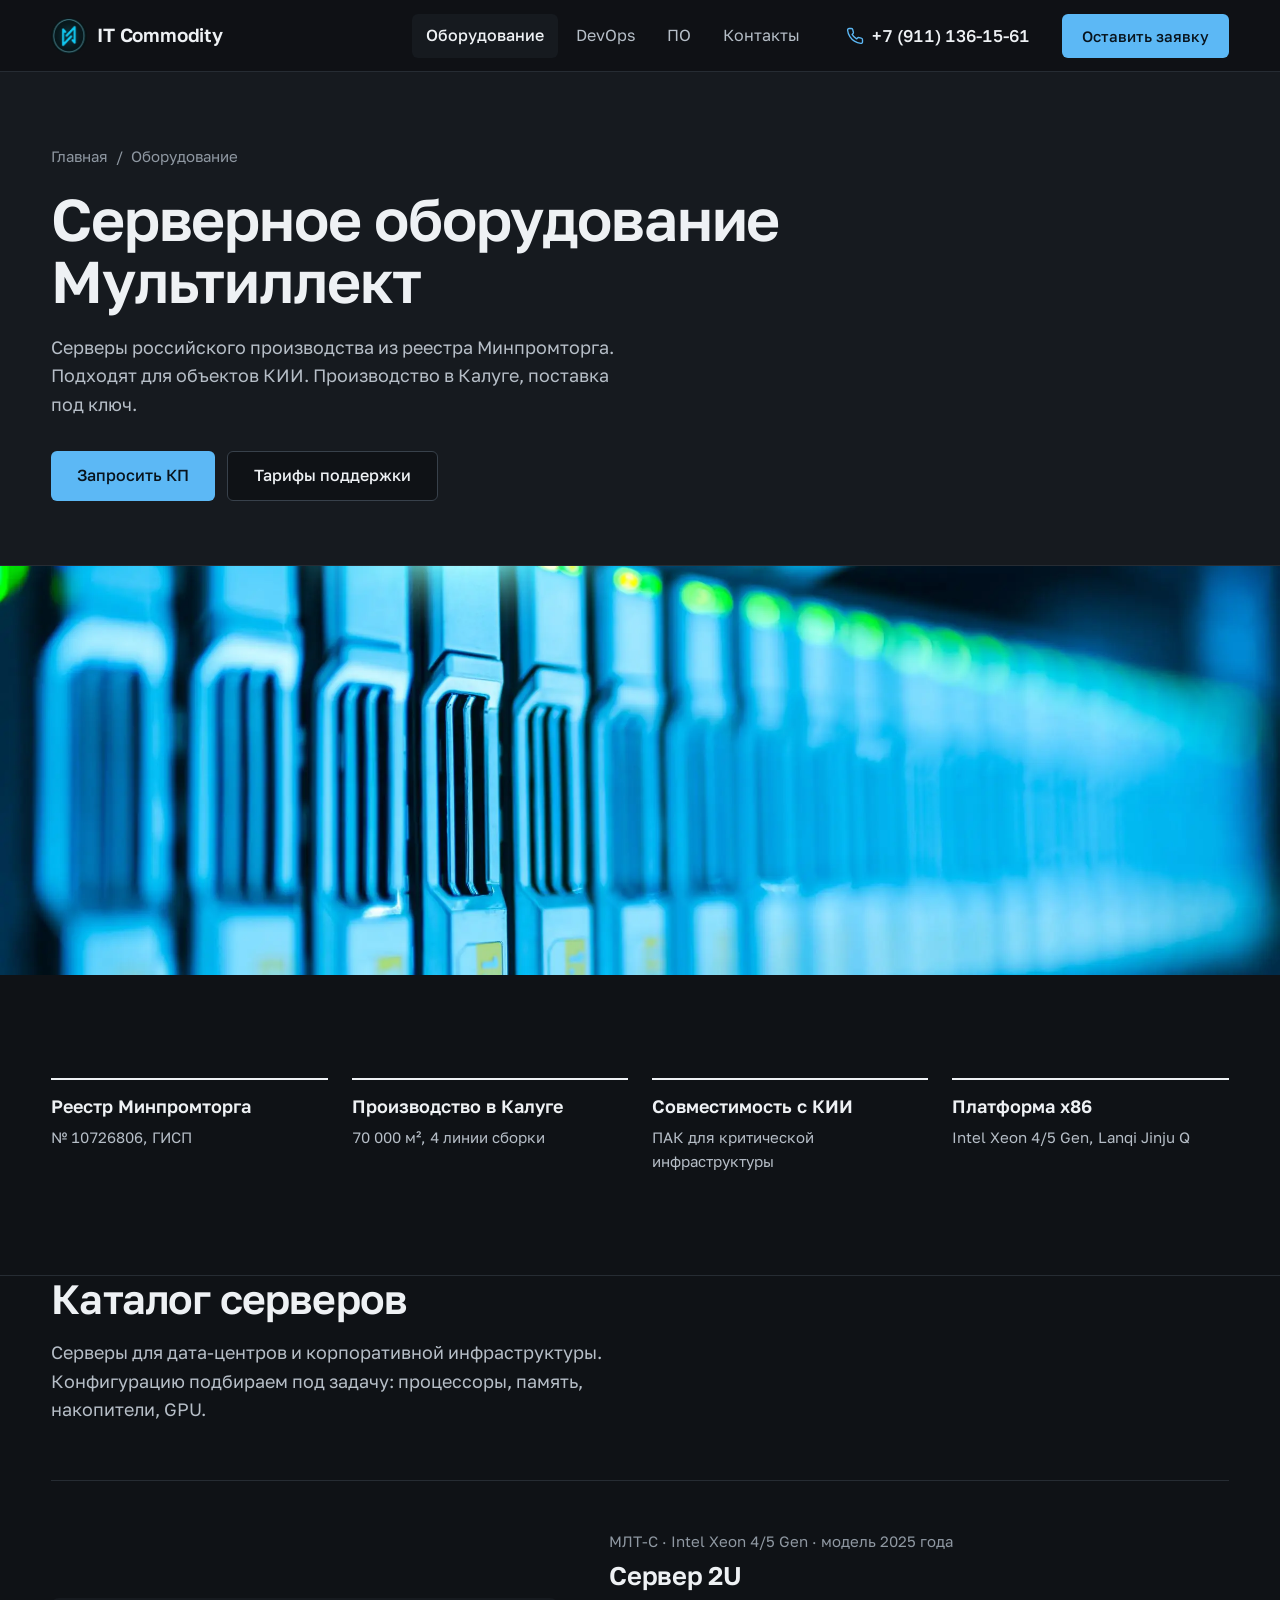
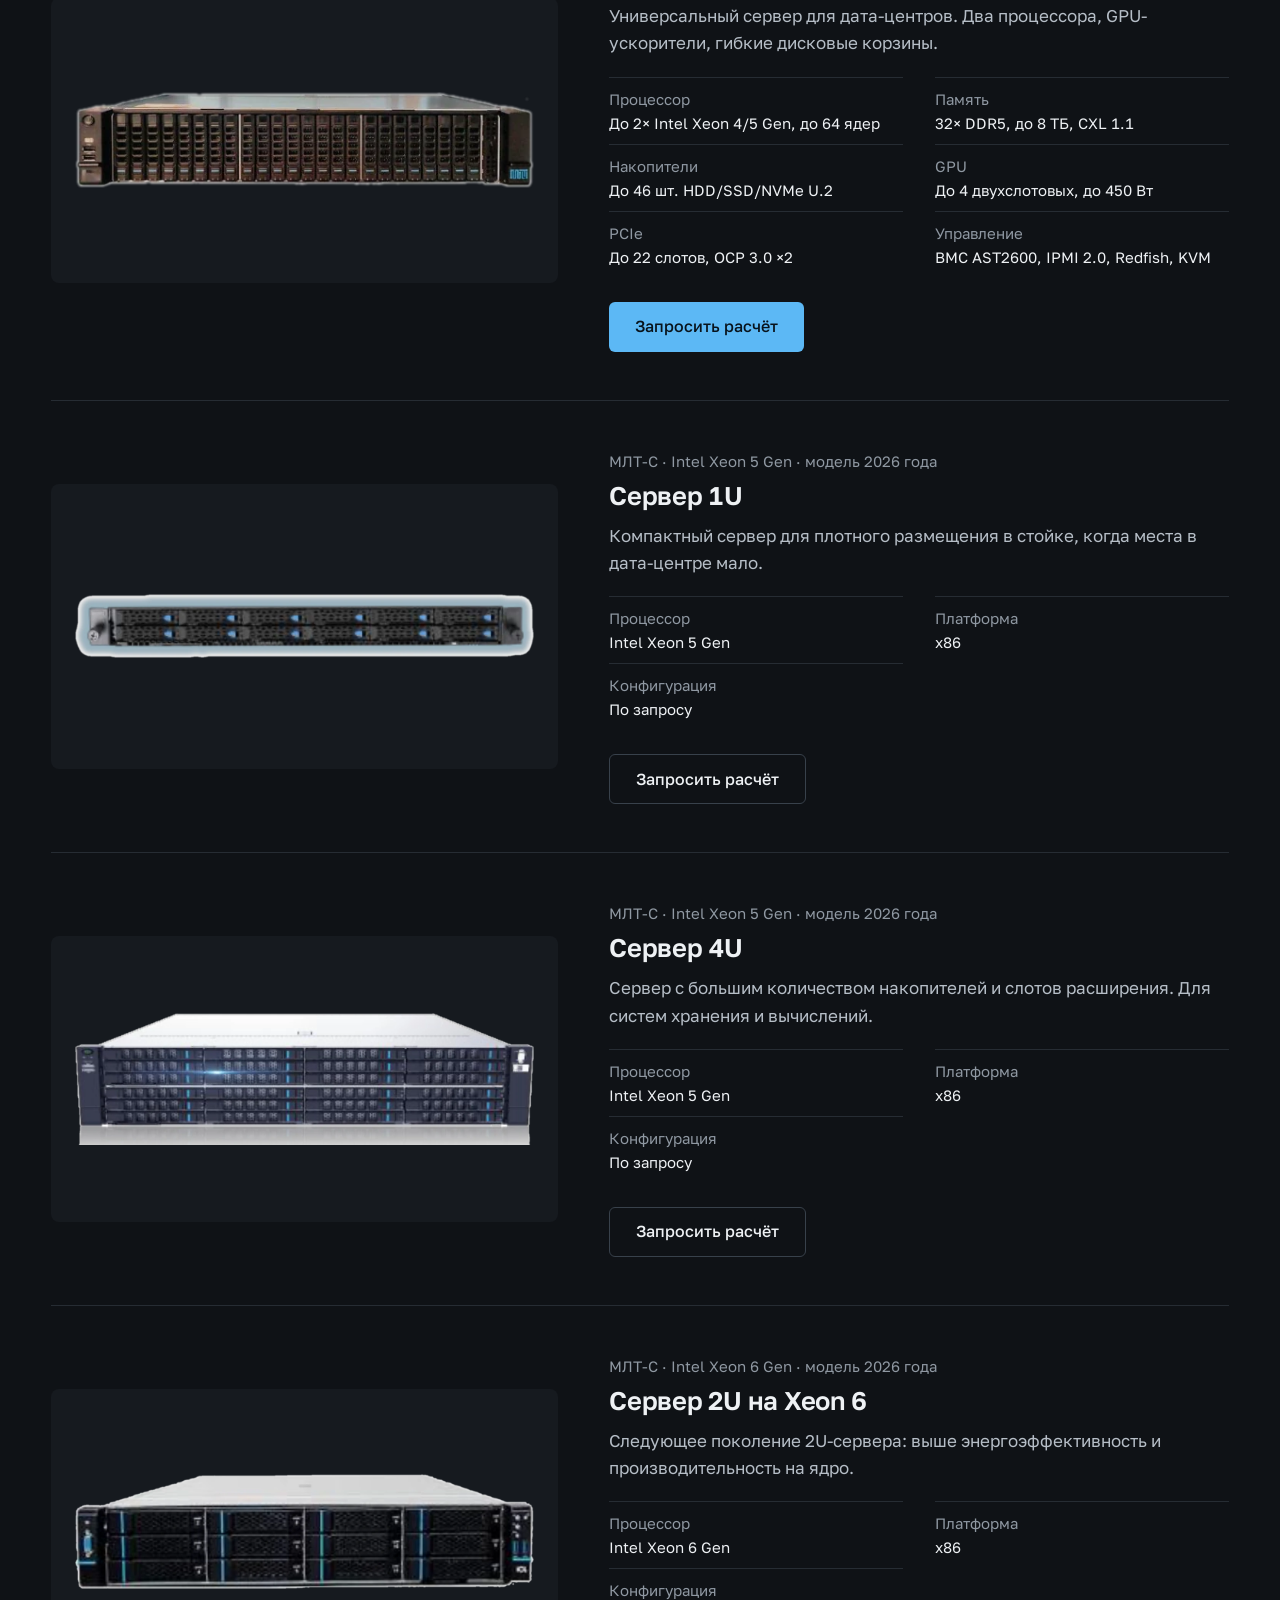
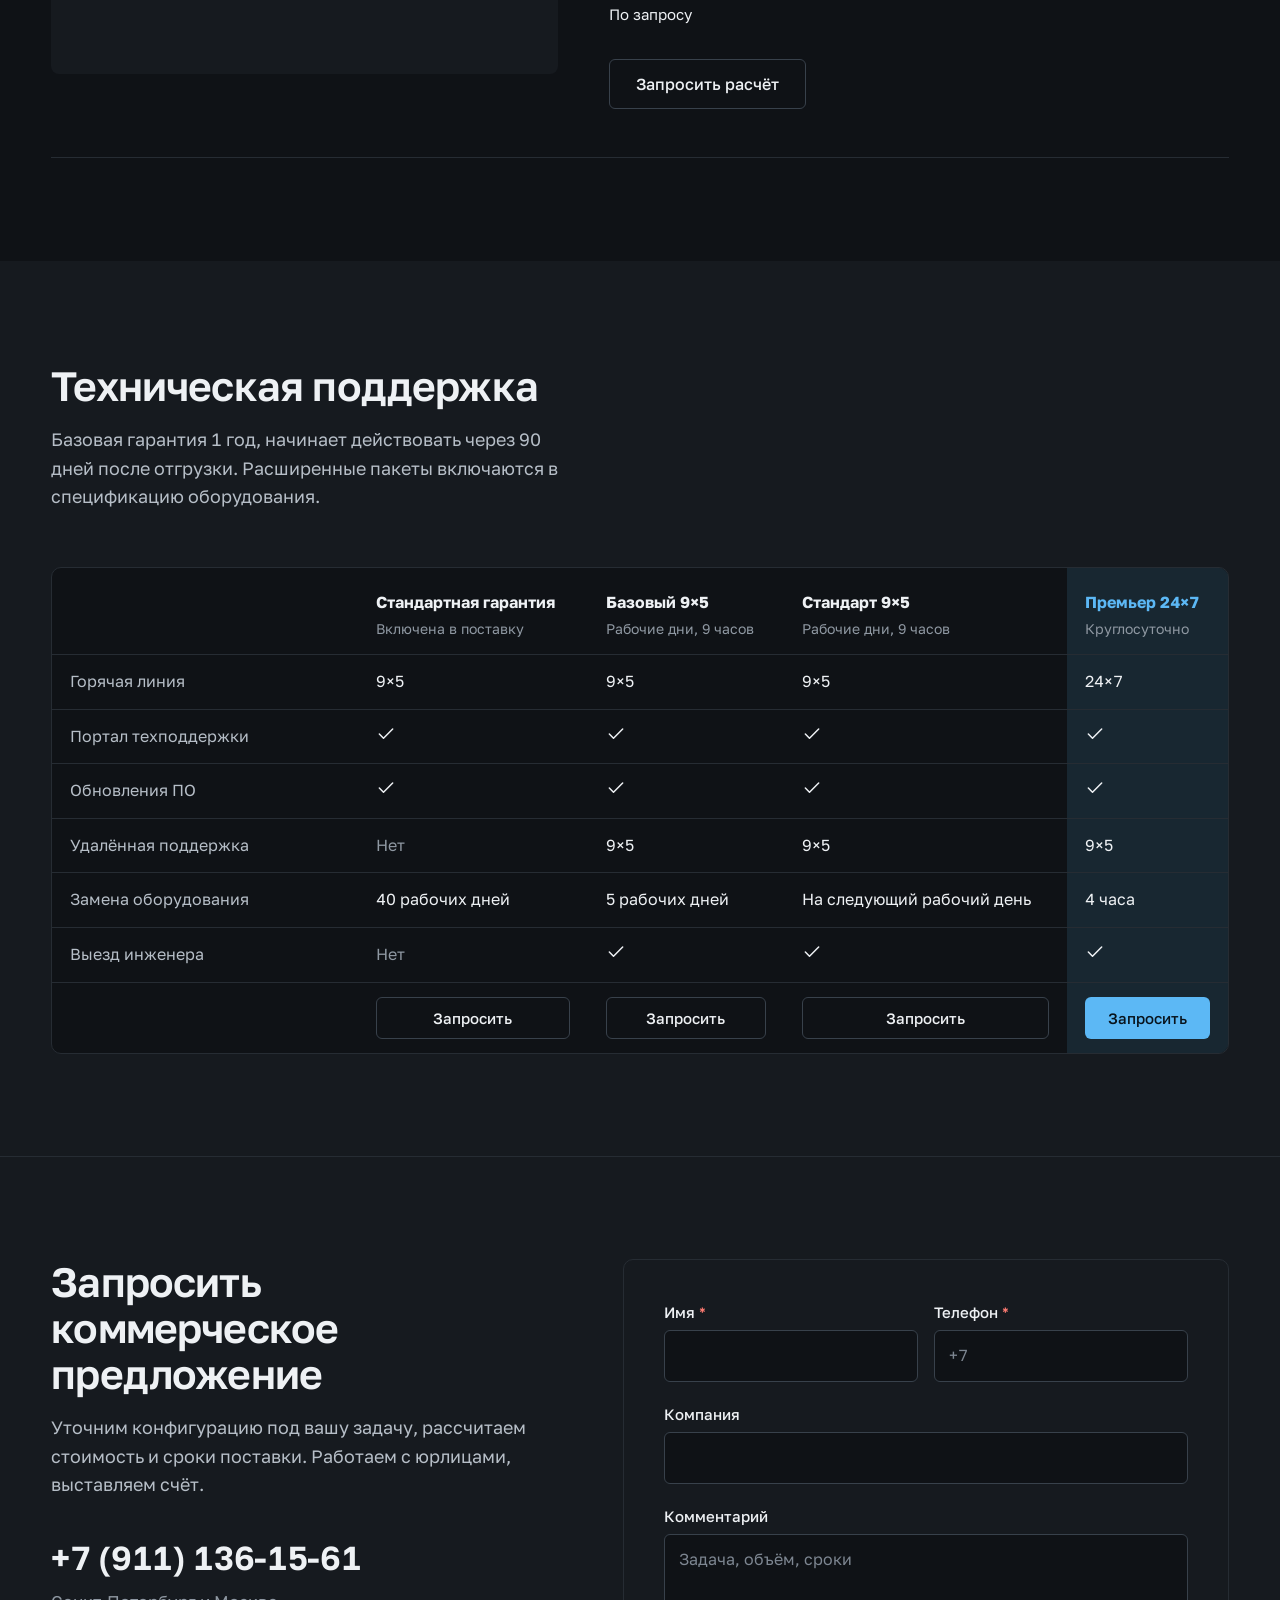
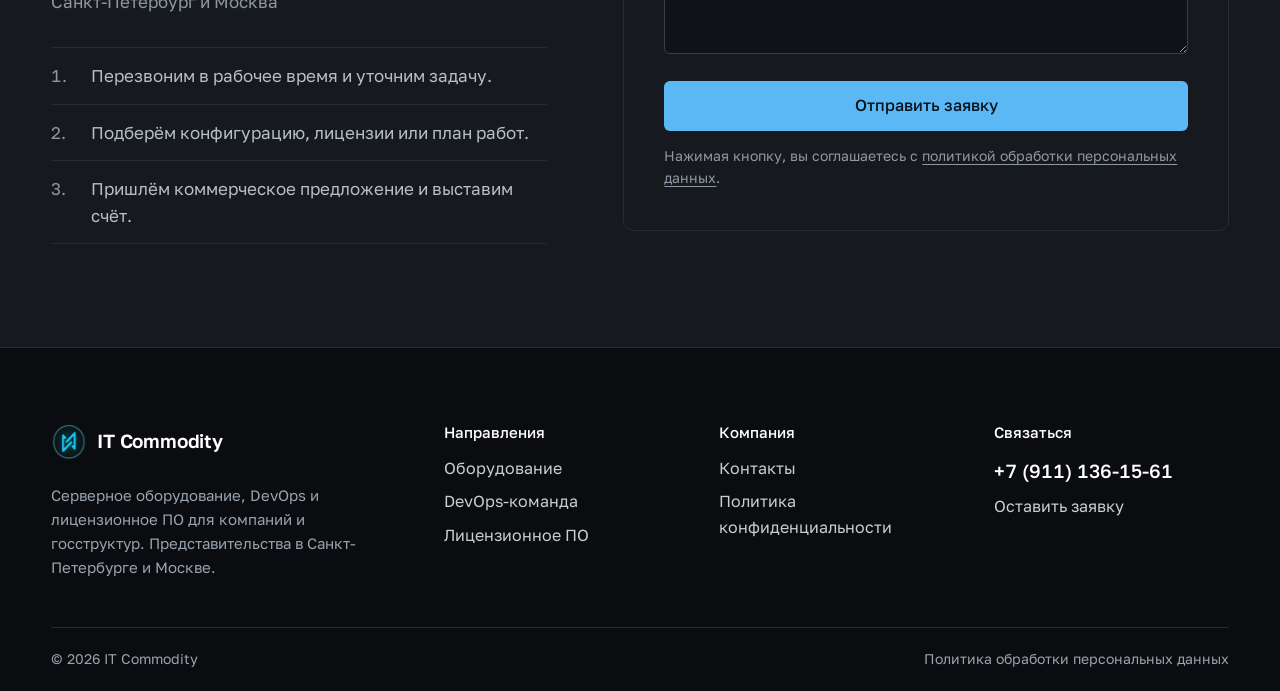
<file: hardware.html>
<!DOCTYPE html>
<html lang="ru">
<head>
  <meta charset="UTF-8" />
  <meta name="viewport" content="width=device-width, initial-scale=1.0" />
  <title>Серверы Мультиллект — IT Commodity</title>
  <meta name="description" content="Российские серверы Мультиллект из реестра Минпромторга: 1U, 2U и 4U на Intel Xeon. Подходят для КИИ. Поставка, гарантия и сервисная поддержка до 24×7." />
  <meta name="theme-color" content="#0f1216" />
  <meta property="og:type" content="website" />
  <meta property="og:locale" content="ru_RU" />
  <meta property="og:site_name" content="IT Commodity" />
  <meta property="og:title" content="Серверы Мультиллект — IT Commodity" />
  <meta property="og:description" content="Российские серверы Мультиллект из реестра Минпромторга: 1U, 2U и 4U на Intel Xeon. Подходят для КИИ. Поставка, гарантия и сервисная поддержка до 24×7." />

  <link rel="icon" href="/favicon.ico" sizes="16x16 32x32 48x48" type="image/x-icon" />
  <link rel="icon" href="/favicon.png" sizes="120x120" type="image/png" />
  <link rel="apple-touch-icon" href="/apple-touch-icon.png" />

  <link rel="preload" href="/assets/fonts/GolosText-cyrillic.woff2" as="font" type="font/woff2" crossorigin />
  <link rel="stylesheet" href="/assets/css/base.css" />
  <link rel="stylesheet" href="/assets/css/header.css" />
  <link rel="stylesheet" href="/assets/css/footer.css" />
  <link rel="stylesheet" href="/assets/css/form.css" />
  <link rel="stylesheet" href="/assets/css/hardware.css" />
  <script>document.documentElement.classList.add('js');</script>
</head>
<body>
  <a class="skip-link" href="#main">Перейти к содержимому</a>

  <header class="site-header">
    <div class="container site-header__inner">
      <a href="/" class="logo" aria-label="IT Commodity — на главную">
        <img src="/assets/img/logo.webp" alt="" width="36" height="36" />
        <span>IT Commodity</span>
      </a>

      <nav class="nav" aria-label="Основное меню">
        <a href="/hardware" aria-current="page">Оборудование</a>
        <a href="/devops">DevOps</a>
        <a href="/software">ПО</a>
        <a href="/contacts">Контакты</a>
      </nav>

      <a class="header-phone" href="tel:+79111361561"><svg class="icon" viewBox="0 0 24 24" aria-hidden="true"><path d="M22 16.92v3a2 2 0 0 1-2.18 2 19.79 19.79 0 0 1-8.63-3.07 19.5 19.5 0 0 1-6-6 19.79 19.79 0 0 1-3.07-8.67A2 2 0 0 1 4.11 2h3a2 2 0 0 1 2 1.72 12.84 12.84 0 0 0 .7 2.81 2 2 0 0 1-.45 2.11L8.09 9.91a16 16 0 0 0 6 6l1.27-1.27a2 2 0 0 1 2.11-.45 12.84 12.84 0 0 0 2.81.7A2 2 0 0 1 22 16.92z"/></svg>+7 (911) 136-15-61</a>
      <a class="btn btn--primary header-cta" href="#contact">Оставить заявку</a>

      <button class="burger" type="button" aria-expanded="false" aria-controls="mobile-nav" aria-label="Открыть меню">
        <span></span><span></span><span></span>
      </button>
    </div>
  </header>

  <div class="mobile-nav" id="mobile-nav">
    <nav class="mobile-nav__links" aria-label="Мобильное меню">
      <a href="/hardware" aria-current="page">Оборудование</a>
      <a href="/devops">DevOps</a>
      <a href="/software">ПО</a>
      <a href="/contacts">Контакты</a>
    </nav>
    <div class="mobile-nav__contacts">
      <a href="tel:+79111361561">+7 (911) 136-15-61</a>
      <a class="btn btn--primary" href="#contact">Оставить заявку</a>
    </div>
  </div>

  <main id="main">

    <section class="page-head">
      <div class="container">
        <ol class="breadcrumb" aria-label="Хлебные крошки">
          <li><a href="/">Главная</a></li>
          <li aria-current="page">Оборудование</li>
        </ol>
        <h1 class="h1">Серверное оборудование Мультиллект</h1>
        <p class="lead">Серверы российского производства из реестра Минпромторга. Подходят для объектов КИИ. Производство в Калуге, поставка под ключ.</p>
        <div class="btn-row">
          <a href="#contact" class="btn btn--primary">Запросить КП</a>
          <a href="#support" class="btn btn--secondary">Тарифы поддержки</a>
        </div>
      </div>
    </section>

    <div class="banner"><img src="/assets/img/hardware-hero.webp" alt="" width="2400" height="1602" /></div>

    <section class="section">
      <div class="container">
        <dl class="facts reveal">
          <div><dt>Реестр Минпромторга</dt><dd>№ 10726806, ГИСП</dd></div>
          <div><dt>Производство в Калуге</dt><dd>70 000 м², 4 линии сборки</dd></div>
          <div><dt>Совместимость с КИИ</dt><dd>ПАК для критической инфраструктуры</dd></div>
          <div><dt>Платформа x86</dt><dd>Intel Xeon 4/5 Gen, Lanqi Jinju Q</dd></div>
        </dl>
      </div>
    </section>

    <section class="section" style="padding-top:0">
      <div class="container">
        <div class="section-intro reveal">
          <h2 class="h2">Каталог серверов</h2>
          <p class="lead">Серверы для дата-центров и корпоративной инфраструктуры. Конфигурацию подбираем под задачу: процессоры, память, накопители, GPU.</p>
        </div>
        <div class="product-list">
          <article class="product reveal">
            <div class="product__media"><img src="/assets/img/server-2u45.webp" alt="Сервер МЛТ-С 2U 4/5 Gen" loading="lazy" width="487" height="102" /></div>
            <div>
              <p class="product__meta">МЛТ-С · Intel Xeon 4/5 Gen · модель 2025 года</p>
              <h3 class="h3">Сервер 2U</h3>
              <p class="product__desc">Универсальный сервер для дата-центров. Два процессора, GPU-ускорители, гибкие дисковые корзины.</p>
              <dl class="specs">
              <div><dt>Процессор</dt><dd>До 2× Intel Xeon 4/5 Gen, до 64 ядер</dd></div>
              <div><dt>Память</dt><dd>32× DDR5, до 8 ТБ, CXL 1.1</dd></div>
              <div><dt>Накопители</dt><dd>До 46 шт. HDD/SSD/NVMe U.2</dd></div>
              <div><dt>GPU</dt><dd>До 4 двухслотовых, до 450 Вт</dd></div>
              <div><dt>PCIe</dt><dd>До 22 слотов, OCP 3.0 ×2</dd></div>
              <div><dt>Управление</dt><dd>BMC AST2600, IPMI 2.0, Redfish, KVM</dd></div>
              </dl>
              <a href="#contact" class="btn btn--primary" data-product="Сервер МЛТ-С 2U 4/5 Gen">Запросить расчёт</a>
            </div>
          </article>
          <article class="product reveal">
            <div class="product__media"><img src="/assets/img/server-1u5.webp" alt="Сервер МЛТ-С 1U 5 Gen" loading="lazy" width="1200" height="167" /></div>
            <div>
              <p class="product__meta">МЛТ-С · Intel Xeon 5 Gen · модель 2026 года</p>
              <h3 class="h3">Сервер 1U</h3>
              <p class="product__desc">Компактный сервер для плотного размещения в стойке, когда места в дата-центре мало.</p>
              <dl class="specs">
              <div><dt>Процессор</dt><dd>Intel Xeon 5 Gen</dd></div>
              <div><dt>Платформа</dt><dd>x86</dd></div>
              <div><dt>Конфигурация</dt><dd>По запросу</dd></div>
              </dl>
              <a href="#contact" class="btn btn--secondary" data-product="Сервер МЛТ-С 1U 5 Gen">Запросить расчёт</a>
            </div>
          </article>
          <article class="product reveal">
            <div class="product__media"><img src="/assets/img/server-4u5.webp" alt="Сервер МЛТ-С 4U 5 Gen" loading="lazy" width="1200" height="345" /></div>
            <div>
              <p class="product__meta">МЛТ-С · Intel Xeon 5 Gen · модель 2026 года</p>
              <h3 class="h3">Сервер 4U</h3>
              <p class="product__desc">Сервер с большим количеством накопителей и слотов расширения. Для систем хранения и вычислений.</p>
              <dl class="specs">
              <div><dt>Процессор</dt><dd>Intel Xeon 5 Gen</dd></div>
              <div><dt>Платформа</dt><dd>x86</dd></div>
              <div><dt>Конфигурация</dt><dd>По запросу</dd></div>
              </dl>
              <a href="#contact" class="btn btn--secondary" data-product="Сервер МЛТ-С 4U 5 Gen">Запросить расчёт</a>
            </div>
          </article>
          <article class="product reveal">
            <div class="product__media"><img src="/assets/img/server-2u6.webp" alt="Сервер МЛТ-С 2U 6 Gen" loading="lazy" width="1200" height="301" /></div>
            <div>
              <p class="product__meta">МЛТ-С · Intel Xeon 6 Gen · модель 2026 года</p>
              <h3 class="h3">Сервер 2U на Xeon 6</h3>
              <p class="product__desc">Следующее поколение 2U-сервера: выше энергоэффективность и производительность на ядро.</p>
              <dl class="specs">
              <div><dt>Процессор</dt><dd>Intel Xeon 6 Gen</dd></div>
              <div><dt>Платформа</dt><dd>x86</dd></div>
              <div><dt>Конфигурация</dt><dd>По запросу</dd></div>
              </dl>
              <a href="#contact" class="btn btn--secondary" data-product="Сервер МЛТ-С 2U 6 Gen">Запросить расчёт</a>
            </div>
          </article>
        </div>
      </div>
    </section>

    <section class="section section--gray" id="support">
      <div class="container">
        <div class="section-intro reveal">
          <h2 class="h2">Техническая поддержка</h2>
          <p class="lead">Базовая гарантия 1 год, начинает действовать через 90 дней после отгрузки. Расширенные пакеты включаются в спецификацию оборудования.</p>
        </div>
        <div class="table-scroll reveal">
          <table class="plans-table">
            <thead>
              <tr><th scope="col"><span class="visually-hidden">Условие</span></th><th scope="col">Стандартная гарантия<span>Включена в поставку</span></th><th scope="col">Базовый 9×5<span>Рабочие дни, 9 часов</span></th><th scope="col">Стандарт 9×5<span>Рабочие дни, 9 часов</span></th><th scope="col" class="is-featured">Премьер 24×7<span>Круглосуточно</span></th></tr>
            </thead>
            <tbody>
                <tr><th scope="row">Горячая линия</th><td>9×5</td><td>9×5</td><td>9×5</td><td class="is-featured">24×7</td></tr>
                <tr><th scope="row">Портал техподдержки</th><td><svg class="icon" viewBox="0 0 24 24" aria-hidden="true"><path d="M20 6 9 17l-5-5"/></svg><span class="visually-hidden">Да</span></td><td><svg class="icon" viewBox="0 0 24 24" aria-hidden="true"><path d="M20 6 9 17l-5-5"/></svg><span class="visually-hidden">Да</span></td><td><svg class="icon" viewBox="0 0 24 24" aria-hidden="true"><path d="M20 6 9 17l-5-5"/></svg><span class="visually-hidden">Да</span></td><td class="is-featured"><svg class="icon" viewBox="0 0 24 24" aria-hidden="true"><path d="M20 6 9 17l-5-5"/></svg><span class="visually-hidden">Да</span></td></tr>
                <tr><th scope="row">Обновления ПО</th><td><svg class="icon" viewBox="0 0 24 24" aria-hidden="true"><path d="M20 6 9 17l-5-5"/></svg><span class="visually-hidden">Да</span></td><td><svg class="icon" viewBox="0 0 24 24" aria-hidden="true"><path d="M20 6 9 17l-5-5"/></svg><span class="visually-hidden">Да</span></td><td><svg class="icon" viewBox="0 0 24 24" aria-hidden="true"><path d="M20 6 9 17l-5-5"/></svg><span class="visually-hidden">Да</span></td><td class="is-featured"><svg class="icon" viewBox="0 0 24 24" aria-hidden="true"><path d="M20 6 9 17l-5-5"/></svg><span class="visually-hidden">Да</span></td></tr>
                <tr><th scope="row">Удалённая поддержка</th><td><span class="no">Нет</span></td><td>9×5</td><td>9×5</td><td class="is-featured">9×5</td></tr>
                <tr><th scope="row">Замена оборудования</th><td>40 рабочих дней</td><td>5 рабочих дней</td><td>На следующий рабочий день</td><td class="is-featured">4 часа</td></tr>
                <tr><th scope="row">Выезд инженера</th><td><span class="no">Нет</span></td><td><svg class="icon" viewBox="0 0 24 24" aria-hidden="true"><path d="M20 6 9 17l-5-5"/></svg><span class="visually-hidden">Да</span></td><td><svg class="icon" viewBox="0 0 24 24" aria-hidden="true"><path d="M20 6 9 17l-5-5"/></svg><span class="visually-hidden">Да</span></td><td class="is-featured"><svg class="icon" viewBox="0 0 24 24" aria-hidden="true"><path d="M20 6 9 17l-5-5"/></svg><span class="visually-hidden">Да</span></td></tr>
                <tr><th scope="row"><span class="visually-hidden">Заявка</span></th><td><a href="#contact" class="btn btn--secondary" data-product="поддержка «Стандартная гарантия»">Запросить</a></td><td><a href="#contact" class="btn btn--secondary" data-product="поддержка «Базовый 9×5»">Запросить</a></td><td><a href="#contact" class="btn btn--secondary" data-product="поддержка «Стандарт 9×5»">Запросить</a></td><td class="is-featured"><a href="#contact" class="btn btn--primary" data-product="поддержка «Премьер 24×7»">Запросить</a></td></tr>
            </tbody>
          </table>
        </div>
      </div>
    </section>

    <section class="section section--gray" id="contact">
      <div class="container contact__grid">
        <div class="contact__intro">
          <h2 class="h2">Запросить коммерческое предложение</h2>
          <p class="lead">Уточним конфигурацию под вашу задачу, рассчитаем стоимость и сроки поставки. Работаем с юрлицами, выставляем счёт.</p>
          <a class="contact-phone" href="tel:+79111361561">+7 (911) 136-15-61</a>
          <p class="contact-note">Санкт-Петербург и Москва</p>
          <ol class="steps-list">
            <li>Перезвоним в рабочее время и уточним задачу.</li>
            <li>Подберём конфигурацию, лицензии или план работ.</li>
            <li>Пришлём коммерческое предложение и выставим счёт.</li>
          </ol>
        </div>
        <form class="form-card" data-contact data-phone="+7 (911) 136-15-61" data-tel="+79111361561">
          <div class="form-row">
            <div class="form-group">
              <label class="form-label" for="name">Имя <span class="req" aria-hidden="true">*</span></label>
              <input class="form-input" type="text" id="name" name="name" autocomplete="name" required aria-describedby="name-error" />
              <p class="form-error" id="name-error" aria-live="polite"></p>
            </div>
            <div class="form-group">
              <label class="form-label" for="phone">Телефон <span class="req" aria-hidden="true">*</span></label>
              <input class="form-input" type="tel" id="phone" name="phone" inputmode="tel" autocomplete="tel" placeholder="+7" required aria-describedby="phone-error" />
              <p class="form-error" id="phone-error" aria-live="polite"></p>
            </div>
          </div>
          <div class="form-group">
            <label class="form-label" for="company">Компания</label>
            <input class="form-input" type="text" id="company" name="company" autocomplete="organization" />
          </div>
          <div class="form-group">
            <label class="form-label" for="comment">Комментарий</label>
            <textarea class="form-input" id="comment" name="comment" placeholder="Задача, объём, сроки"></textarea>
          </div>
          <input type="checkbox" name="botcheck" class="visually-hidden" tabindex="-1" autocomplete="off" aria-hidden="true" />
          <button type="submit" class="btn btn--primary form-submit">
            <span class="btn-label">Отправить заявку</span><span class="btn-spinner" aria-hidden="true"></span>
          </button>
          <div class="form-status" role="status" aria-live="polite"></div>
          <p class="form-note">Нажимая кнопку, вы соглашаетесь с <a href="/privacy">политикой обработки персональных данных</a>.</p>
        </form>
      </div>
    </section>
  </main>

  <footer class="site-footer">
    <div class="container">
      <div class="site-footer__grid">
        <div class="site-footer__brand">
          <a href="/" class="logo" aria-label="IT Commodity — на главную">
            <img src="/assets/img/logo.webp" alt="" width="36" height="36" loading="lazy" />
            <span>IT Commodity</span>
          </a>
          <p>Серверное оборудование, DevOps и лицензионное ПО для компаний и госструктур. Представительства в Санкт-Петербурге и Москве.</p>
        </div>
        <div>
          <p class="site-footer__title">Направления</p>
          <ul class="site-footer__list">
            <li><a href="/hardware">Оборудование</a></li>
            <li><a href="/devops">DevOps-команда</a></li>
            <li><a href="/software">Лицензионное ПО</a></li>
          </ul>
        </div>
        <div>
          <p class="site-footer__title">Компания</p>
          <ul class="site-footer__list">
            <li><a href="/contacts">Контакты</a></li>
            <li><a href="/privacy">Политика конфиденциальности</a></li>
          </ul>
        </div>
        <div>
          <p class="site-footer__title">Связаться</p>
          <ul class="site-footer__list">
            <li><a class="site-footer__phone" href="tel:+79111361561">+7 (911) 136-15-61</a></li>
            <li><a href="/contacts#contact">Оставить заявку</a></li>
          </ul>
        </div>
      </div>
      <div class="site-footer__bottom">
        <span>© 2026 IT Commodity</span>
        <a href="/privacy">Политика обработки персональных данных</a>
      </div>
    </div>
  </footer>

  <script src="/assets/js/site.js" defer></script>
  <script src="/assets/js/form.js" defer></script>
</body>
</html>
</file>
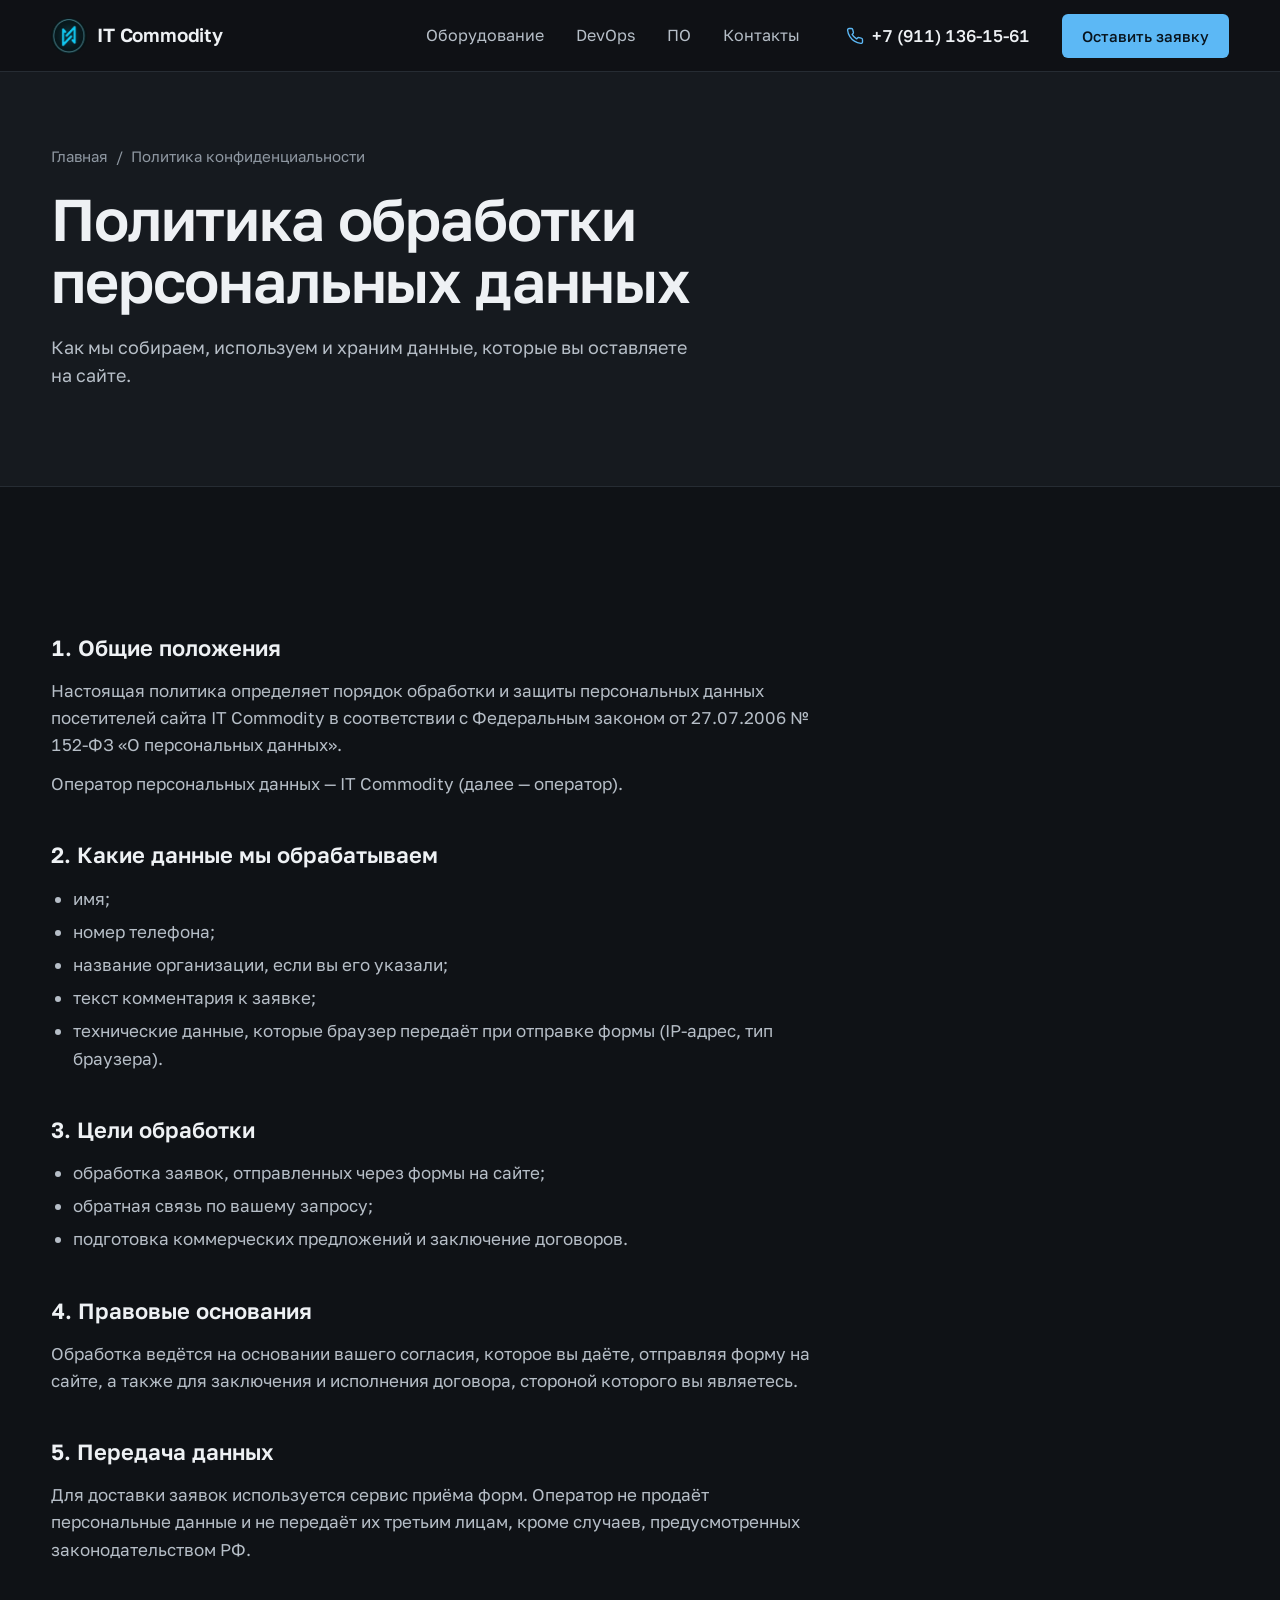
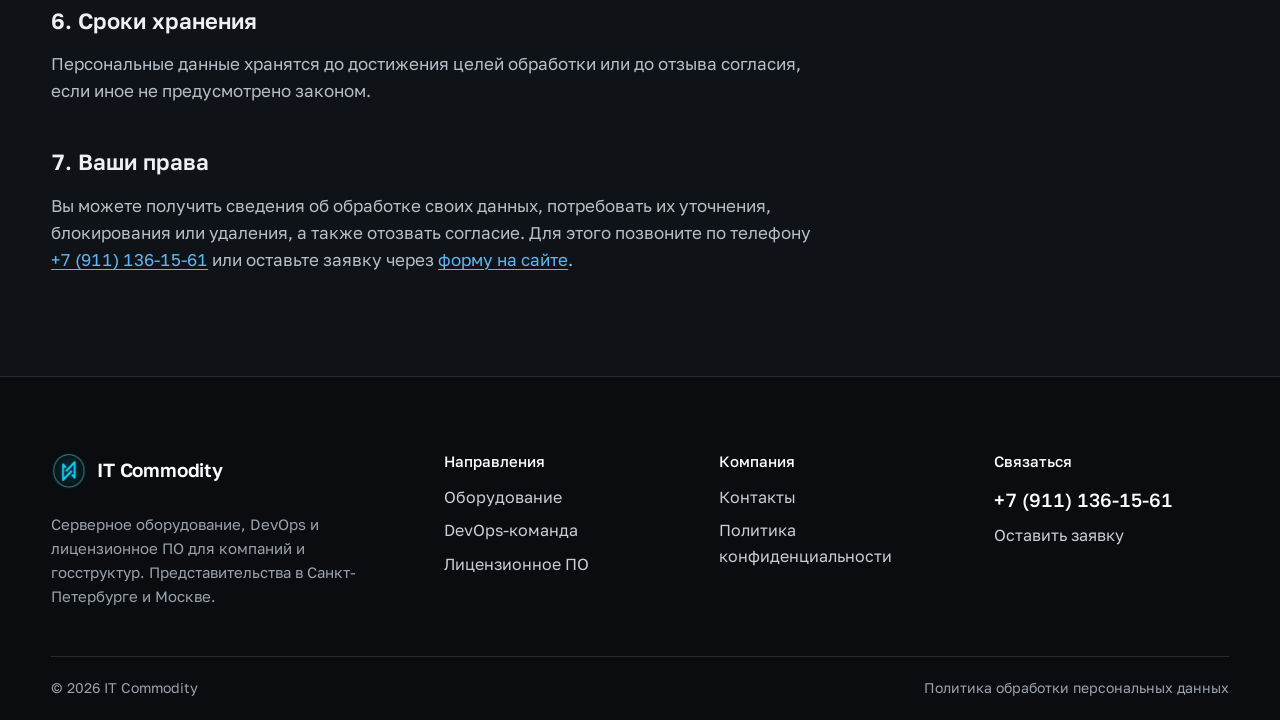
<file: privacy.html>
<!DOCTYPE html>
<html lang="ru">
<head>
  <meta charset="UTF-8" />
  <meta name="viewport" content="width=device-width, initial-scale=1.0" />
  <title>Политика обработки персональных данных — IT Commodity</title>
  <meta name="description" content="Политика IT Commodity в отношении обработки персональных данных посетителей сайта." />
  <meta name="theme-color" content="#0f1216" />
  <meta property="og:type" content="website" />
  <meta property="og:locale" content="ru_RU" />
  <meta property="og:site_name" content="IT Commodity" />
  <meta property="og:title" content="Политика обработки персональных данных — IT Commodity" />
  <meta property="og:description" content="Политика IT Commodity в отношении обработки персональных данных посетителей сайта." />

  <link rel="icon" href="/favicon.ico" sizes="16x16 32x32 48x48" type="image/x-icon" />
  <link rel="icon" href="/favicon.png" sizes="120x120" type="image/png" />
  <link rel="apple-touch-icon" href="/apple-touch-icon.png" />

  <link rel="preload" href="/assets/fonts/GolosText-cyrillic.woff2" as="font" type="font/woff2" crossorigin />
  <link rel="stylesheet" href="/assets/css/base.css" />
  <link rel="stylesheet" href="/assets/css/header.css" />
  <link rel="stylesheet" href="/assets/css/footer.css" />
  <link rel="stylesheet" href="/assets/css/contacts.css" />
  <script>document.documentElement.classList.add('js');</script>
</head>
<body>
  <a class="skip-link" href="#main">Перейти к содержимому</a>

  <header class="site-header">
    <div class="container site-header__inner">
      <a href="/" class="logo" aria-label="IT Commodity — на главную">
        <img src="/assets/img/logo.webp" alt="" width="36" height="36" />
        <span>IT Commodity</span>
      </a>

      <nav class="nav" aria-label="Основное меню">
        <a href="/hardware">Оборудование</a>
        <a href="/devops">DevOps</a>
        <a href="/software">ПО</a>
        <a href="/contacts">Контакты</a>
      </nav>

      <a class="header-phone" href="tel:+79111361561"><svg class="icon" viewBox="0 0 24 24" aria-hidden="true"><path d="M22 16.92v3a2 2 0 0 1-2.18 2 19.79 19.79 0 0 1-8.63-3.07 19.5 19.5 0 0 1-6-6 19.79 19.79 0 0 1-3.07-8.67A2 2 0 0 1 4.11 2h3a2 2 0 0 1 2 1.72 12.84 12.84 0 0 0 .7 2.81 2 2 0 0 1-.45 2.11L8.09 9.91a16 16 0 0 0 6 6l1.27-1.27a2 2 0 0 1 2.11-.45 12.84 12.84 0 0 0 2.81.7A2 2 0 0 1 22 16.92z"/></svg>+7 (911) 136-15-61</a>
      <a class="btn btn--primary header-cta" href="/contacts#contact">Оставить заявку</a>

      <button class="burger" type="button" aria-expanded="false" aria-controls="mobile-nav" aria-label="Открыть меню">
        <span></span><span></span><span></span>
      </button>
    </div>
  </header>

  <div class="mobile-nav" id="mobile-nav">
    <nav class="mobile-nav__links" aria-label="Мобильное меню">
      <a href="/hardware">Оборудование</a>
      <a href="/devops">DevOps</a>
      <a href="/software">ПО</a>
      <a href="/contacts">Контакты</a>
    </nav>
    <div class="mobile-nav__contacts">
      <a href="tel:+79111361561">+7 (911) 136-15-61</a>
      <a class="btn btn--primary" href="/contacts#contact">Оставить заявку</a>
    </div>
  </div>

  <main id="main">

    <section class="page-head">
      <div class="container">
        <ol class="breadcrumb" aria-label="Хлебные крошки">
          <li><a href="/">Главная</a></li>
          <li aria-current="page">Политика конфиденциальности</li>
        </ol>
        <h1 class="h1">Политика обработки персональных данных</h1>
        <p class="lead">Как мы собираем, используем и храним данные, которые вы оставляете на сайте.</p>
      </div>
    </section>

    <section class="section">
      <div class="container">
        <div class="legal">
          <h2>1. Общие положения</h2>
          <p>Настоящая политика определяет порядок обработки и защиты персональных данных посетителей сайта IT Commodity в соответствии с Федеральным законом от 27.07.2006 № 152-ФЗ «О персональных данных».</p>
          <p>Оператор персональных данных — IT Commodity (далее — оператор).</p>

          <h2>2. Какие данные мы обрабатываем</h2>
          <ul>
            <li>имя;</li>
            <li>номер телефона;</li>
            <li>название организации, если вы его указали;</li>
            <li>текст комментария к заявке;</li>
            <li>технические данные, которые браузер передаёт при отправке формы (IP-адрес, тип браузера).</li>
          </ul>

          <h2>3. Цели обработки</h2>
          <ul>
            <li>обработка заявок, отправленных через формы на сайте;</li>
            <li>обратная связь по вашему запросу;</li>
            <li>подготовка коммерческих предложений и заключение договоров.</li>
          </ul>

          <h2>4. Правовые основания</h2>
          <p>Обработка ведётся на основании вашего согласия, которое вы даёте, отправляя форму на сайте, а также для заключения и исполнения договора, стороной которого вы являетесь.</p>

          <h2>5. Передача данных</h2>
          <p>Для доставки заявок используется сервис приёма форм. Оператор не продаёт персональные данные и не передаёт их третьим лицам, кроме случаев, предусмотренных законодательством РФ.</p>

          <h2>6. Сроки хранения</h2>
          <p>Персональные данные хранятся до достижения целей обработки или до отзыва согласия, если иное не предусмотрено законом.</p>

          <h2>7. Ваши права</h2>
          <p>Вы можете получить сведения об обработке своих данных, потребовать их уточнения, блокирования или удаления, а также отозвать согласие. Для этого позвоните по телефону <a href="tel:+79111361561">+7 (911) 136-15-61</a> или оставьте заявку через <a href="/contacts#contact">форму на сайте</a>.</p>
        </div>
      </div>
    </section>
  </main>

  <footer class="site-footer">
    <div class="container">
      <div class="site-footer__grid">
        <div class="site-footer__brand">
          <a href="/" class="logo" aria-label="IT Commodity — на главную">
            <img src="/assets/img/logo.webp" alt="" width="36" height="36" loading="lazy" />
            <span>IT Commodity</span>
          </a>
          <p>Серверное оборудование, DevOps и лицензионное ПО для компаний и госструктур. Представительства в Санкт-Петербурге и Москве.</p>
        </div>
        <div>
          <p class="site-footer__title">Направления</p>
          <ul class="site-footer__list">
            <li><a href="/hardware">Оборудование</a></li>
            <li><a href="/devops">DevOps-команда</a></li>
            <li><a href="/software">Лицензионное ПО</a></li>
          </ul>
        </div>
        <div>
          <p class="site-footer__title">Компания</p>
          <ul class="site-footer__list">
            <li><a href="/contacts">Контакты</a></li>
            <li><a href="/privacy">Политика конфиденциальности</a></li>
          </ul>
        </div>
        <div>
          <p class="site-footer__title">Связаться</p>
          <ul class="site-footer__list">
            <li><a class="site-footer__phone" href="tel:+79111361561">+7 (911) 136-15-61</a></li>
            <li><a href="/contacts#contact">Оставить заявку</a></li>
          </ul>
        </div>
      </div>
      <div class="site-footer__bottom">
        <span>© 2026 IT Commodity</span>
        <a href="/privacy">Политика обработки персональных данных</a>
      </div>
    </div>
  </footer>

  <script src="/assets/js/site.js" defer></script>
</body>
</html>
</file>
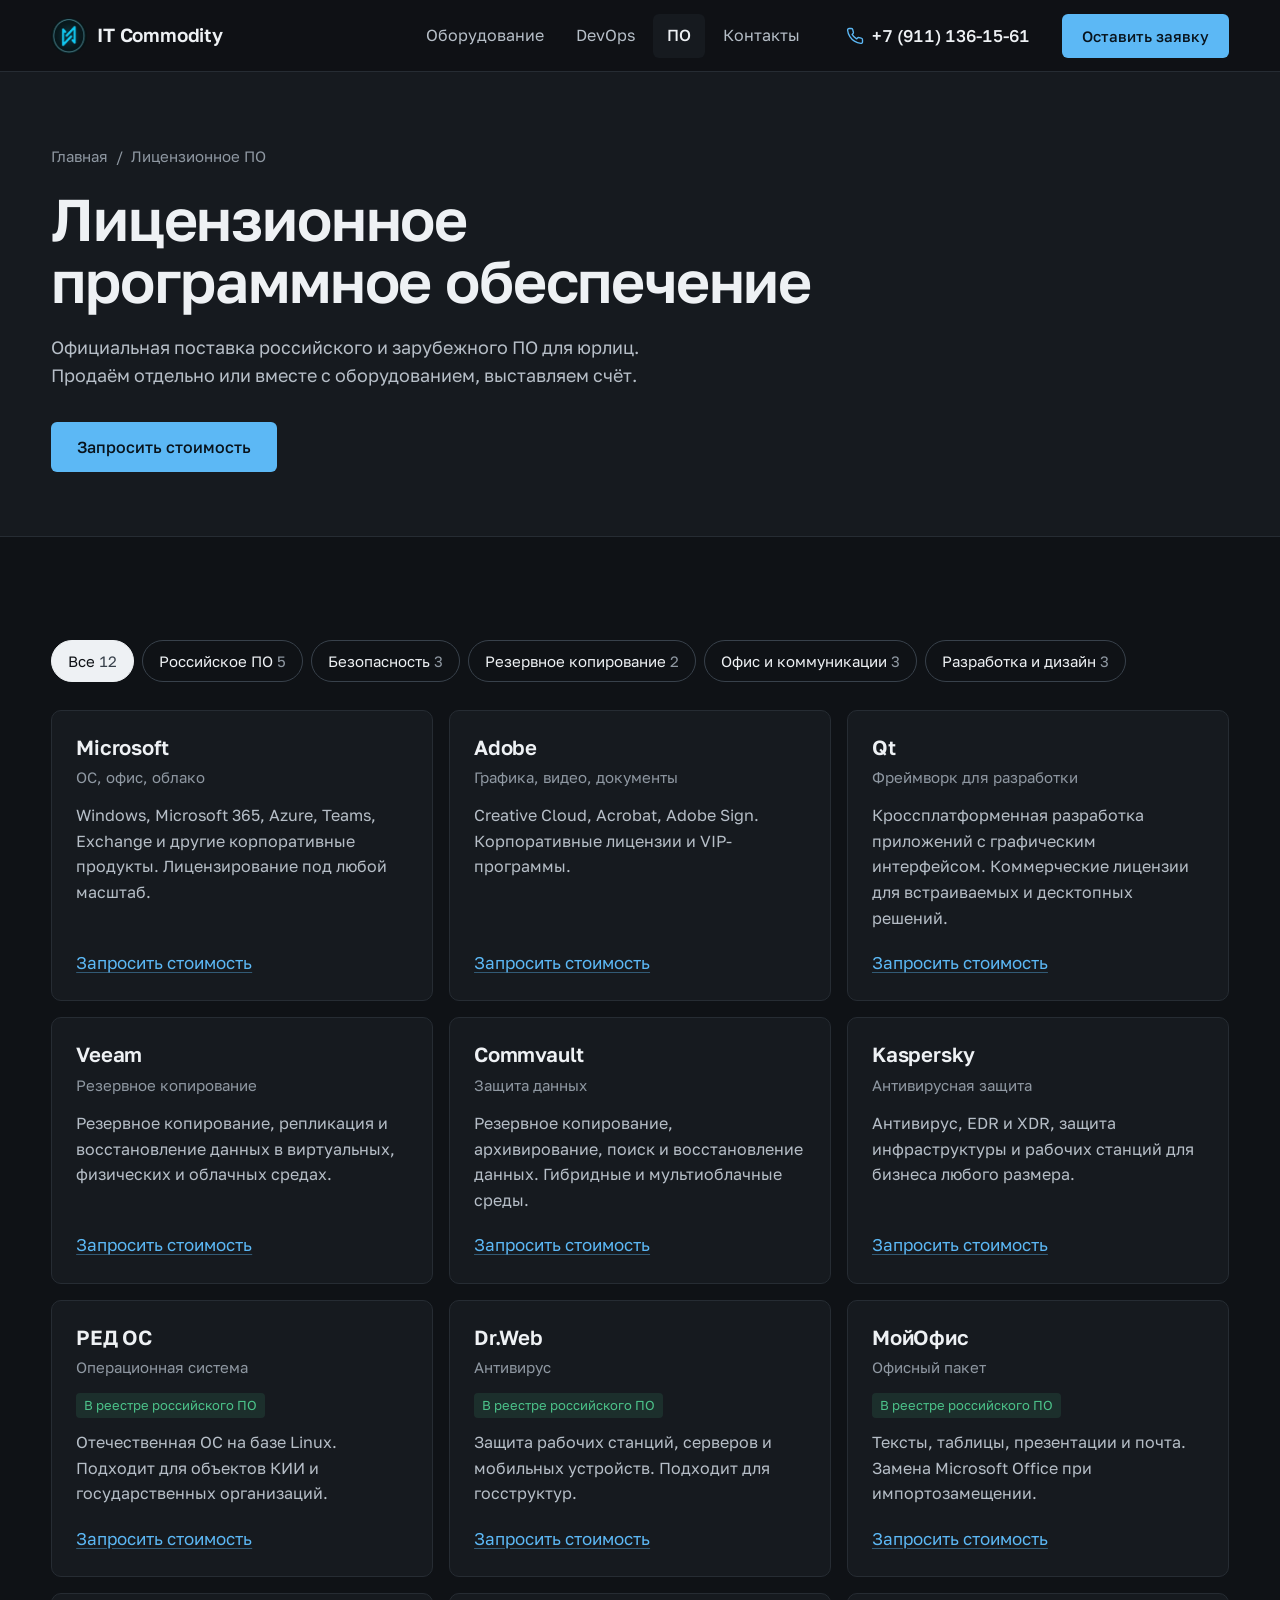
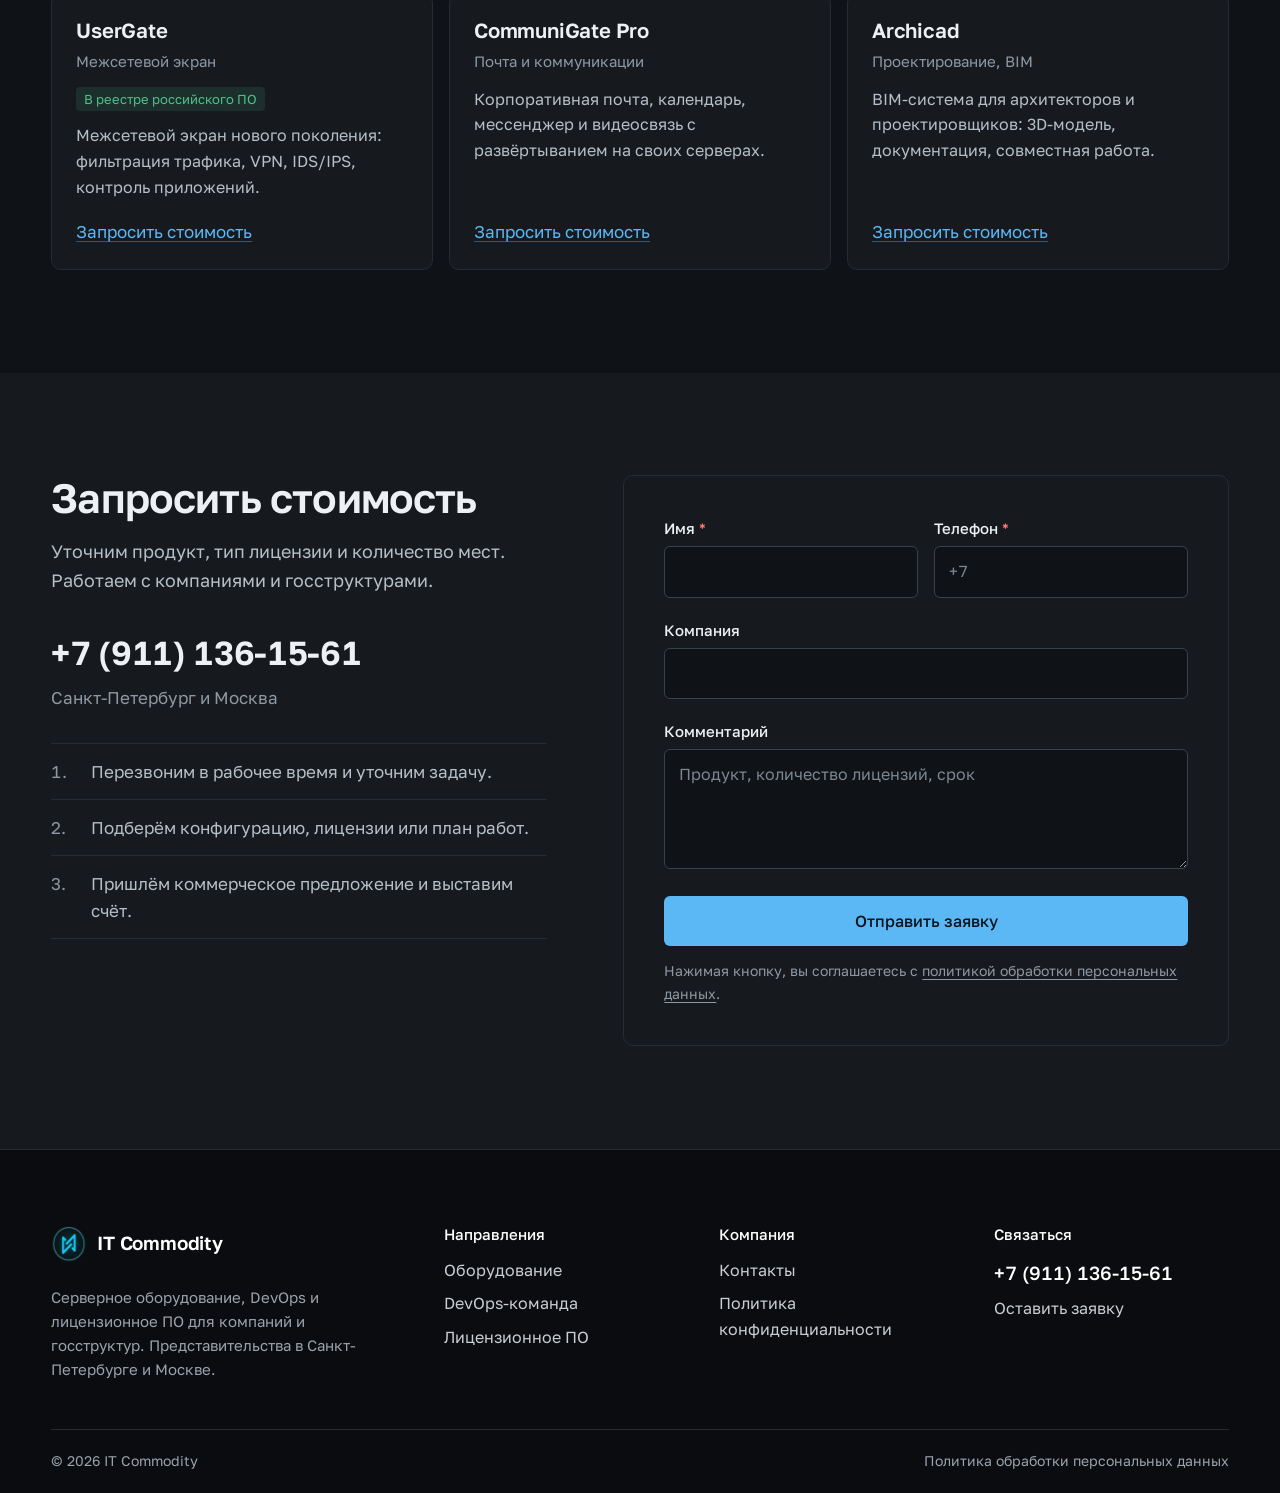
<file: software.html>
<!DOCTYPE html>
<html lang="ru">
<head>
  <meta charset="UTF-8" />
  <meta name="viewport" content="width=device-width, initial-scale=1.0" />
  <title>Лицензионное ПО — IT Commodity</title>
  <meta name="description" content="Официальная поставка лицензионного ПО для юрлиц: Kaspersky, МойОфис, РЕД ОС, Dr.Web, UserGate, Veeam, Microsoft и другие." />
  <meta name="theme-color" content="#0f1216" />
  <meta property="og:type" content="website" />
  <meta property="og:locale" content="ru_RU" />
  <meta property="og:site_name" content="IT Commodity" />
  <meta property="og:title" content="Лицензионное ПО — IT Commodity" />
  <meta property="og:description" content="Официальная поставка лицензионного ПО для юрлиц: Kaspersky, МойОфис, РЕД ОС, Dr.Web, UserGate, Veeam, Microsoft и другие." />

  <link rel="icon" href="/favicon.ico" sizes="16x16 32x32 48x48" type="image/x-icon" />
  <link rel="icon" href="/favicon.png" sizes="120x120" type="image/png" />
  <link rel="apple-touch-icon" href="/apple-touch-icon.png" />

  <link rel="preload" href="/assets/fonts/GolosText-cyrillic.woff2" as="font" type="font/woff2" crossorigin />
  <link rel="stylesheet" href="/assets/css/base.css" />
  <link rel="stylesheet" href="/assets/css/header.css" />
  <link rel="stylesheet" href="/assets/css/footer.css" />
  <link rel="stylesheet" href="/assets/css/form.css" />
  <link rel="stylesheet" href="/assets/css/software.css" />
  <script>document.documentElement.classList.add('js');</script>
</head>
<body>
  <a class="skip-link" href="#main">Перейти к содержимому</a>

  <header class="site-header">
    <div class="container site-header__inner">
      <a href="/" class="logo" aria-label="IT Commodity — на главную">
        <img src="/assets/img/logo.webp" alt="" width="36" height="36" />
        <span>IT Commodity</span>
      </a>

      <nav class="nav" aria-label="Основное меню">
        <a href="/hardware">Оборудование</a>
        <a href="/devops">DevOps</a>
        <a href="/software" aria-current="page">ПО</a>
        <a href="/contacts">Контакты</a>
      </nav>

      <a class="header-phone" href="tel:+79111361561"><svg class="icon" viewBox="0 0 24 24" aria-hidden="true"><path d="M22 16.92v3a2 2 0 0 1-2.18 2 19.79 19.79 0 0 1-8.63-3.07 19.5 19.5 0 0 1-6-6 19.79 19.79 0 0 1-3.07-8.67A2 2 0 0 1 4.11 2h3a2 2 0 0 1 2 1.72 12.84 12.84 0 0 0 .7 2.81 2 2 0 0 1-.45 2.11L8.09 9.91a16 16 0 0 0 6 6l1.27-1.27a2 2 0 0 1 2.11-.45 12.84 12.84 0 0 0 2.81.7A2 2 0 0 1 22 16.92z"/></svg>+7 (911) 136-15-61</a>
      <a class="btn btn--primary header-cta" href="#contact">Оставить заявку</a>

      <button class="burger" type="button" aria-expanded="false" aria-controls="mobile-nav" aria-label="Открыть меню">
        <span></span><span></span><span></span>
      </button>
    </div>
  </header>

  <div class="mobile-nav" id="mobile-nav">
    <nav class="mobile-nav__links" aria-label="Мобильное меню">
      <a href="/hardware">Оборудование</a>
      <a href="/devops">DevOps</a>
      <a href="/software" aria-current="page">ПО</a>
      <a href="/contacts">Контакты</a>
    </nav>
    <div class="mobile-nav__contacts">
      <a href="tel:+79111361561">+7 (911) 136-15-61</a>
      <a class="btn btn--primary" href="#contact">Оставить заявку</a>
    </div>
  </div>

  <main id="main">

    <section class="page-head">
      <div class="container">
        <ol class="breadcrumb" aria-label="Хлебные крошки">
          <li><a href="/">Главная</a></li>
          <li aria-current="page">Лицензионное ПО</li>
        </ol>
        <h1 class="h1">Лицензионное программное обеспечение</h1>
        <p class="lead">Официальная поставка российского и зарубежного ПО для юрлиц. Продаём отдельно или вместе с оборудованием, выставляем счёт.</p>
        <div class="btn-row">
          <a href="#contact" class="btn btn--primary">Запросить стоимость</a>
        </div>
      </div>
    </section>

    <section class="section">
      <div class="container">
        <div class="filters" role="group" aria-label="Фильтр по категориям">
          <button type="button" class="filter" data-filter="all" aria-pressed="true">Все<span></span></button>
          <button type="button" class="filter" data-filter="ru" aria-pressed="false">Российское ПО<span></span></button>
          <button type="button" class="filter" data-filter="sec" aria-pressed="false">Безопасность<span></span></button>
          <button type="button" class="filter" data-filter="backup" aria-pressed="false">Резервное копирование<span></span></button>
          <button type="button" class="filter" data-filter="office" aria-pressed="false">Офис и коммуникации<span></span></button>
          <button type="button" class="filter" data-filter="dev" aria-pressed="false">Разработка и дизайн<span></span></button>
        </div>
        <div class="sw-grid">
          <article class="sw-card" id="microsoft" data-tags="office">
            <h3 class="h3">Microsoft</h3>
            <p class="sw-card__cat">ОС, офис, облако</p>
            
            <p class="sw-card__desc">Windows, Microsoft 365, Azure, Teams, Exchange и другие корпоративные продукты. Лицензирование под любой масштаб.</p>
            <a href="#contact" class="text-link" data-product="Microsoft">Запросить стоимость</a>
          </article>
          <article class="sw-card" id="adobe" data-tags="dev">
            <h3 class="h3">Adobe</h3>
            <p class="sw-card__cat">Графика, видео, документы</p>
            
            <p class="sw-card__desc">Creative Cloud, Acrobat, Adobe Sign. Корпоративные лицензии и VIP-программы.</p>
            <a href="#contact" class="text-link" data-product="Adobe">Запросить стоимость</a>
          </article>
          <article class="sw-card" id="qt" data-tags="dev">
            <h3 class="h3">Qt</h3>
            <p class="sw-card__cat">Фреймворк для разработки</p>
            
            <p class="sw-card__desc">Кроссплатформенная разработка приложений с графическим интерфейсом. Коммерческие лицензии для встраиваемых и десктопных решений.</p>
            <a href="#contact" class="text-link" data-product="Qt">Запросить стоимость</a>
          </article>
          <article class="sw-card" id="veeam" data-tags="backup">
            <h3 class="h3">Veeam</h3>
            <p class="sw-card__cat">Резервное копирование</p>
            
            <p class="sw-card__desc">Резервное копирование, репликация и восстановление данных в виртуальных, физических и облачных средах.</p>
            <a href="#contact" class="text-link" data-product="Veeam">Запросить стоимость</a>
          </article>
          <article class="sw-card" id="commvault" data-tags="backup">
            <h3 class="h3">Commvault</h3>
            <p class="sw-card__cat">Защита данных</p>
            
            <p class="sw-card__desc">Резервное копирование, архивирование, поиск и восстановление данных. Гибридные и мультиоблачные среды.</p>
            <a href="#contact" class="text-link" data-product="Commvault">Запросить стоимость</a>
          </article>
          <article class="sw-card" id="kaspersky" data-tags="ru sec">
            <h3 class="h3">Kaspersky</h3>
            <p class="sw-card__cat">Антивирусная защита</p>
            
            <p class="sw-card__desc">Антивирус, EDR и XDR, защита инфраструктуры и рабочих станций для бизнеса любого размера.</p>
            <a href="#contact" class="text-link" data-product="Kaspersky">Запросить стоимость</a>
          </article>
          <article class="sw-card" id="red-os" data-tags="ru">
            <h3 class="h3">РЕД ОС</h3>
            <p class="sw-card__cat">Операционная система</p>
            <span class="sw-card__reg">В реестре российского ПО</span>
            <p class="sw-card__desc">Отечественная ОС на базе Linux. Подходит для объектов КИИ и государственных организаций.</p>
            <a href="#contact" class="text-link" data-product="РЕД ОС">Запросить стоимость</a>
          </article>
          <article class="sw-card" id="drweb" data-tags="ru sec">
            <h3 class="h3">Dr.Web</h3>
            <p class="sw-card__cat">Антивирус</p>
            <span class="sw-card__reg">В реестре российского ПО</span>
            <p class="sw-card__desc">Защита рабочих станций, серверов и мобильных устройств. Подходит для госструктур.</p>
            <a href="#contact" class="text-link" data-product="Dr.Web">Запросить стоимость</a>
          </article>
          <article class="sw-card" id="myoffice" data-tags="ru office">
            <h3 class="h3">МойОфис</h3>
            <p class="sw-card__cat">Офисный пакет</p>
            <span class="sw-card__reg">В реестре российского ПО</span>
            <p class="sw-card__desc">Тексты, таблицы, презентации и почта. Замена Microsoft Office при импортозамещении.</p>
            <a href="#contact" class="text-link" data-product="МойОфис">Запросить стоимость</a>
          </article>
          <article class="sw-card" id="usergate" data-tags="ru sec">
            <h3 class="h3">UserGate</h3>
            <p class="sw-card__cat">Межсетевой экран</p>
            <span class="sw-card__reg">В реестре российского ПО</span>
            <p class="sw-card__desc">Межсетевой экран нового поколения: фильтрация трафика, VPN, IDS/IPS, контроль приложений.</p>
            <a href="#contact" class="text-link" data-product="UserGate">Запросить стоимость</a>
          </article>
          <article class="sw-card" id="communigate" data-tags="office">
            <h3 class="h3">CommuniGate Pro</h3>
            <p class="sw-card__cat">Почта и коммуникации</p>
            
            <p class="sw-card__desc">Корпоративная почта, календарь, мессенджер и видеосвязь с развёртыванием на своих серверах.</p>
            <a href="#contact" class="text-link" data-product="CommuniGate Pro">Запросить стоимость</a>
          </article>
          <article class="sw-card" id="archicad" data-tags="dev">
            <h3 class="h3">Archicad</h3>
            <p class="sw-card__cat">Проектирование, BIM</p>
            
            <p class="sw-card__desc">BIM-система для архитекторов и проектировщиков: 3D-модель, документация, совместная работа.</p>
            <a href="#contact" class="text-link" data-product="Archicad">Запросить стоимость</a>
          </article>
        </div>
      </div>
    </section>

    <section class="section section--gray" id="contact">
      <div class="container contact__grid">
        <div class="contact__intro">
          <h2 class="h2">Запросить стоимость</h2>
          <p class="lead">Уточним продукт, тип лицензии и количество мест. Работаем с компаниями и госструктурами.</p>
          <a class="contact-phone" href="tel:+79111361561">+7 (911) 136-15-61</a>
          <p class="contact-note">Санкт-Петербург и Москва</p>
          <ol class="steps-list">
            <li>Перезвоним в рабочее время и уточним задачу.</li>
            <li>Подберём конфигурацию, лицензии или план работ.</li>
            <li>Пришлём коммерческое предложение и выставим счёт.</li>
          </ol>
        </div>
        <form class="form-card" data-contact data-phone="+7 (911) 136-15-61" data-tel="+79111361561">
          <div class="form-row">
            <div class="form-group">
              <label class="form-label" for="name">Имя <span class="req" aria-hidden="true">*</span></label>
              <input class="form-input" type="text" id="name" name="name" autocomplete="name" required aria-describedby="name-error" />
              <p class="form-error" id="name-error" aria-live="polite"></p>
            </div>
            <div class="form-group">
              <label class="form-label" for="phone">Телефон <span class="req" aria-hidden="true">*</span></label>
              <input class="form-input" type="tel" id="phone" name="phone" inputmode="tel" autocomplete="tel" placeholder="+7" required aria-describedby="phone-error" />
              <p class="form-error" id="phone-error" aria-live="polite"></p>
            </div>
          </div>
          <div class="form-group">
            <label class="form-label" for="company">Компания</label>
            <input class="form-input" type="text" id="company" name="company" autocomplete="organization" />
          </div>
          <div class="form-group">
            <label class="form-label" for="comment">Комментарий</label>
            <textarea class="form-input" id="comment" name="comment" placeholder="Продукт, количество лицензий, срок"></textarea>
          </div>
          <input type="checkbox" name="botcheck" class="visually-hidden" tabindex="-1" autocomplete="off" aria-hidden="true" />
          <button type="submit" class="btn btn--primary form-submit">
            <span class="btn-label">Отправить заявку</span><span class="btn-spinner" aria-hidden="true"></span>
          </button>
          <div class="form-status" role="status" aria-live="polite"></div>
          <p class="form-note">Нажимая кнопку, вы соглашаетесь с <a href="/privacy">политикой обработки персональных данных</a>.</p>
        </form>
      </div>
    </section>
  </main>

  <footer class="site-footer">
    <div class="container">
      <div class="site-footer__grid">
        <div class="site-footer__brand">
          <a href="/" class="logo" aria-label="IT Commodity — на главную">
            <img src="/assets/img/logo.webp" alt="" width="36" height="36" loading="lazy" />
            <span>IT Commodity</span>
          </a>
          <p>Серверное оборудование, DevOps и лицензионное ПО для компаний и госструктур. Представительства в Санкт-Петербурге и Москве.</p>
        </div>
        <div>
          <p class="site-footer__title">Направления</p>
          <ul class="site-footer__list">
            <li><a href="/hardware">Оборудование</a></li>
            <li><a href="/devops">DevOps-команда</a></li>
            <li><a href="/software">Лицензионное ПО</a></li>
          </ul>
        </div>
        <div>
          <p class="site-footer__title">Компания</p>
          <ul class="site-footer__list">
            <li><a href="/contacts">Контакты</a></li>
            <li><a href="/privacy">Политика конфиденциальности</a></li>
          </ul>
        </div>
        <div>
          <p class="site-footer__title">Связаться</p>
          <ul class="site-footer__list">
            <li><a class="site-footer__phone" href="tel:+79111361561">+7 (911) 136-15-61</a></li>
            <li><a href="/contacts#contact">Оставить заявку</a></li>
          </ul>
        </div>
      </div>
      <div class="site-footer__bottom">
        <span>© 2026 IT Commodity</span>
        <a href="/privacy">Политика обработки персональных данных</a>
      </div>
    </div>
  </footer>

  <script src="/assets/js/site.js" defer></script>
  <script src="/assets/js/form.js" defer></script>
</body>
</html>
</file>
<file: assets/css/base.css>
/* =============================================================
   IT COMMODITY — BASE
   Шрифт, цвета, reset, типографика, кнопки
   ============================================================= */

/* Golos Text (OFL) — один шрифт на весь сайт */
@font-face {
  font-family: 'Golos Text';
  src: url('../fonts/GolosText-cyrillic.woff2') format('woff2');
  font-weight: 400 700;
  font-display: swap;
  unicode-range: U+0301, U+0400-045F, U+0490-0491, U+04B0-04B1, U+2116;
}
@font-face {
  font-family: 'Golos Text';
  src: url('../fonts/GolosText-latin.woff2') format('woff2');
  font-weight: 400 700;
  font-display: swap;
  unicode-range: U+0000-00FF, U+0131, U+0152-0153, U+02BB-02BC, U+02C6, U+02DA, U+02DC, U+0304, U+0308, U+0329, U+2000-206F, U+20AC, U+2122, U+2191, U+2193, U+2212, U+2215, U+FEFF, U+FFFD;
}


/* =============================================================
   ЦВЕТА — тёмная тема
   Контраст на --bg: --text 16:1, --text-2 9:1, --text-3 5.6:1,
   --brand 8:1; текст на кнопке (--on-brand на --brand) 8:1
   ============================================================= */
:root {
  color-scheme: dark;

  --bg:        #0f1216;
  --bg-2:      #161a1f;
  --line:      #262c33;
  --line-2:    #38414b;

  --text:      #eef1f4;
  --text-2:    #b6bec7;
  --text-3:    #8f98a2;

  --brand:       #5cb8f5;
  --brand-hover: #86cbf8;
  --brand-soft:  rgba(92, 184, 245, 0.12);
  --on-brand:    #08131c;

  --dark:        #0a0c0f;
  --header-bg:   rgba(15, 18, 22, 0.94);
  --placeholder: #7d8691;
  --focus-ring:  rgba(92, 184, 245, 0.25);
  --danger:      #ff7b72;
  --success:     #4cc38a;
  --success-bg:  rgba(76, 195, 138, 0.12);

  --font: 'Golos Text', 'Segoe UI', Roboto, Arial, sans-serif;

  --page-px:    clamp(20px, 4vw, 56px);
  --section-py: clamp(64px, 8vw, 112px);
  --header-h:   72px;
  --maxw:       1280px;
  --radius:     6px;
}

@media (max-width: 768px) {
  :root { --header-h: 64px; }
}


/* =============================================================
   RESET
   ============================================================= */
*, *::before, *::after { box-sizing: border-box; margin: 0; padding: 0; }

html {
  scroll-behavior: smooth;
  scroll-padding-top: calc(var(--header-h) + 16px);
  -webkit-text-size-adjust: 100%;
}

body {
  background:  var(--bg);
  color:       var(--text);
  font-family: var(--font);
  font-size:   17px;
  line-height: 1.6;
  overflow-x:  clip;
  min-height:  100dvh;
  font-variant-numeric: tabular-nums;
}

img, svg { max-width: 100%; display: block; }
img      { height: auto; }
a        { color: inherit; text-decoration: none; }
button   { font: inherit; color: inherit; background: none; border: none; cursor: pointer; }
ul, ol   { list-style: none; }

:focus-visible { outline: 2px solid var(--brand); outline-offset: 2px; }

.skip-link {
  position:   absolute;
  left:       16px;
  top:        -100px;
  z-index:    2000;
  background: var(--brand);
  color:      var(--on-brand);
  padding:    10px 16px;
  border-radius: var(--radius);
}
.skip-link:focus { top: 12px; }

.visually-hidden {
  position: absolute !important;
  width: 1px; height: 1px;
  overflow: hidden;
  clip: rect(0 0 0 0);
  white-space: nowrap;
}


/* =============================================================
   ЛЕЙАУТ
   ============================================================= */
.container {
  width:          100%;
  max-width:      var(--maxw);
  margin-inline:  auto;
  padding-inline: var(--page-px);
}

.section       { padding-block: var(--section-py); }
.section--gray { background: var(--bg-2); }
.section + .section:not(.section--gray),
.section--gray + .section:not(.section--gray) { border-top: 1px solid var(--line); }
.section--gray + .section--gray { border-top: 1px solid var(--line); }

.section-intro { max-width: 760px; margin-bottom: clamp(32px, 5vw, 56px); }
.section-intro .h2 { margin-bottom: 16px; }

.split {
  display:               grid;
  grid-template-columns: minmax(0, 1fr) minmax(0, 1fr);
  gap:                   clamp(32px, 6vw, 88px);
  align-items:           center;
}

@media (max-width: 900px) {
  .split { grid-template-columns: minmax(0, 1fr); }
}


/* =============================================================
   ТИПОГРАФИКА
   ============================================================= */
.h1, .h2, .h3 {
  font-weight:    600;
  letter-spacing: -0.02em;
  line-height:    1.12;
  text-wrap:      balance;
}
.h1 { font-size: clamp(34px, 4.6vw, 60px); line-height: 1.06; }
.h2 { font-size: clamp(28px, 3.2vw, 42px); }
.h3 { font-size: clamp(20px, 1.6vw, 23px); line-height: 1.3; letter-spacing: -0.01em; }

.lead {
  font-size:   clamp(17px, 1.4vw, 20px);
  color:       var(--text-2);
  line-height: 1.6;
  max-width:   640px;
  text-wrap:   pretty;
}

.muted { color: var(--text-3); }

.text-link {
  color:                 var(--brand);
  text-decoration:       underline;
  text-decoration-color: rgba(92, 184, 245, 0.4);
  text-underline-offset: 3px;
  transition:            color 0.2s, text-decoration-color 0.2s;
}
.text-link:hover { color: var(--brand-hover); text-decoration-color: currentColor; }


/* =============================================================
   КНОПКИ
   ============================================================= */
.btn {
  display:         inline-flex;
  align-items:     center;
  justify-content: center;
  gap:             10px;
  min-height:      50px;
  padding:         0 26px;
  border-radius:   var(--radius);
  font-size:       16px;
  font-weight:     500;
  line-height:     1.2;
  text-align:      center;
  transition:      background 0.2s, border-color 0.2s, color 0.2s;
}
.btn svg { width: 18px; height: 18px; flex-shrink: 0; }

.btn--primary         { background: var(--brand); color: var(--on-brand); }
.btn--primary:hover   { background: var(--brand-hover); }

.btn--secondary       { border: 1px solid var(--line-2); color: var(--text); background: var(--bg); }
.btn--secondary:hover { border-color: var(--text); }

.btn--block { width: 100%; }

.btn-row { display: flex; flex-wrap: wrap; gap: 12px; }

@media (max-width: 560px) {
  .btn-row .btn { flex: 1 1 100%; }
}


/* =============================================================
   ИКОНКИ
   ============================================================= */
.icon {
  width:           20px;
  height:          20px;
  stroke:          currentColor;
  fill:            none;
  stroke-width:    1.8;
  stroke-linecap:  round;
  stroke-linejoin: round;
  flex-shrink:     0;
}


/* =============================================================
   ШАПКА СТРАНИЦЫ (внутренние страницы)
   ============================================================= */
.page-head {
  padding: calc(var(--header-h) + clamp(40px, 6vw, 72px)) 0 clamp(40px, 5vw, 64px);
  background: var(--bg-2);
  border-bottom: 1px solid var(--line);
}
.page-head .h1   { margin-bottom: 20px; max-width: 900px; }
.page-head .lead { margin-bottom: 32px; }

.breadcrumb {
  display:       flex;
  flex-wrap:     wrap;
  gap:           8px;
  font-size:     15px;
  color:         var(--text-3);
  margin-bottom: 20px;
}
.breadcrumb a:hover { color: var(--brand); }
.breadcrumb li + li::before { content: '/'; margin-right: 8px; }

.banner {
  height:     clamp(220px, 32vw, 420px);
  overflow:   hidden;
  background: var(--dark);
}
.banner img { width: 100%; height: 100%; object-fit: cover; }


/* =============================================================
   ПОЯВЛЕНИЕ ПРИ ПРОКРУТКЕ — спокойное, без JS контент виден
   ============================================================= */
.js .reveal {
  opacity:    0;
  transform:  translateY(12px);
  transition: opacity 0.6s ease, transform 0.6s ease;
}
.js .reveal.is-visible { opacity: 1; transform: none; }

@media (prefers-reduced-motion: reduce) {
  html { scroll-behavior: auto; }
  *, *::before, *::after { transition-duration: 0.01ms !important; animation-duration: 0.01ms !important; }
  .js .reveal { opacity: 1; transform: none; }
}
</file>
<file: assets/css/header.css>
/* =============================================================
   HEADER + MOBILE NAV
   ============================================================= */

.site-header {
  position:      fixed;
  inset:         0 0 auto;
  z-index:       500;
  height:        var(--header-h);
  background:    var(--header-bg);
  backdrop-filter: blur(10px);
  border-bottom: 1px solid var(--line);
  transition:    box-shadow 0.2s;
}
.site-header.is-scrolled { box-shadow: 0 1px 12px rgba(0, 0, 0, 0.35); }

.site-header__inner {
  height:      100%;
  display:     flex;
  align-items: center;
  gap:         32px;
}

.logo {
  display:     inline-flex;
  align-items: center;
  gap:         10px;
  min-height:  44px;
  flex-shrink: 0;
}
.logo img  { width: 36px; height: 36px; border-radius: 50%; }
.logo span { font-weight: 600; font-size: 19px; letter-spacing: -0.01em; }

.nav {
  display:     flex;
  align-items: center;
  gap:         4px;
  margin-left: auto;
}
.nav a {
  display:       inline-flex;
  align-items:   center;
  min-height:    44px;
  padding:       0 14px;
  border-radius: var(--radius);
  font-size:     16px;
  color:         var(--text-2);
  transition:    color 0.2s, background 0.2s;
}
.nav a:hover                { color: var(--text); background: var(--bg-2); }
.nav a[aria-current="page"] { color: var(--text); font-weight: 500; background: var(--bg-2); }

.header-phone {
  display:     inline-flex;
  align-items: center;
  gap:         8px;
  min-height:  44px;
  font-weight: 500;
  white-space: nowrap;
}
.header-phone .icon  { width: 18px; height: 18px; color: var(--brand); }
.header-phone:hover  { color: var(--brand); }

.header-cta { min-height: 44px; padding: 0 20px; font-size: 15px; }

/* BURGER */
.burger {
  display:      none;
  position:     relative;
  width:        44px;
  height:       44px;
  margin-left:  auto;
  margin-right: -10px;
}
.burger span {
  position:   absolute;
  left:       12px;
  width:      20px;
  height:     2px;
  border-radius: 1px;
  background: var(--text);
  transition: transform 0.25s, opacity 0.2s;
}
.burger span:nth-child(1) { top: 15px; }
.burger span:nth-child(2) { top: 21px; }
.burger span:nth-child(3) { top: 27px; }
.burger[aria-expanded="true"] span:nth-child(1) { transform: translateY(6px) rotate(45deg); }
.burger[aria-expanded="true"] span:nth-child(2) { opacity: 0; }
.burger[aria-expanded="true"] span:nth-child(3) { transform: translateY(-6px) rotate(-45deg); }

/* MOBILE NAV */
.mobile-nav {
  position:       fixed;
  inset:          var(--header-h) 0 0;
  z-index:        499;
  background:     var(--bg);
  display:        flex;
  flex-direction: column;
  padding:        16px var(--page-px) 32px;
  overflow-y:     auto;
  visibility:     hidden;
  opacity:        0;
  transition:     opacity 0.2s, visibility 0s 0.2s;
}
.mobile-nav.is-open { visibility: visible; opacity: 1; transition: opacity 0.2s; }

.mobile-nav__links a {
  display:       flex;
  align-items:   center;
  min-height:    56px;
  border-bottom: 1px solid var(--line);
  font-size:     20px;
  font-weight:   500;
}
.mobile-nav__links a[aria-current="page"] { color: var(--brand); }

.mobile-nav__contacts {
  margin-top:     auto;
  padding-top:    32px;
  display:        grid;
  gap:            12px;
}
.mobile-nav__contacts > a:not(.btn) { font-size: 20px; font-weight: 500; }

body.nav-open { overflow: hidden; }

@media (max-width: 1180px) {
  .header-phone { display: none; }
}
@media (max-width: 900px) {
  .nav, .header-cta { display: none; }
  .burger           { display: block; }
}
@media (min-width: 901px) {
  .mobile-nav { display: none; }
}
</file>
<file: assets/css/footer.css>
/* =============================================================
   FOOTER
   ============================================================= */

.site-footer {
  background:  var(--dark);
  border-top:  1px solid var(--line);
  color:       #c9ced4;
  padding-top: clamp(48px, 6vw, 72px);
  font-size:   16px;
}

.site-footer__grid {
  display:               grid;
  grid-template-columns: 1.5fr 1fr 1fr 1fr;
  gap:                   40px;
  padding-bottom:        48px;
}

.site-footer .logo span { color: #fff; }
.site-footer__brand p {
  margin-top: 16px;
  max-width:  320px;
  color:      #9aa3ad;
  font-size:  15px;
}

.site-footer__title {
  font-size:     15px;
  font-weight:   500;
  color:         #fff;
  margin-bottom: 12px;
}
.site-footer__list li + li { margin-top: 8px; }
.site-footer__list a:hover { color: #fff; text-decoration: underline; text-underline-offset: 3px; }
.site-footer__phone        { font-size: 19px; font-weight: 500; color: #fff; }

.site-footer__bottom {
  display:         flex;
  flex-wrap:       wrap;
  justify-content: space-between;
  gap:             12px 32px;
  padding-block:   20px;
  border-top:      1px solid rgba(255, 255, 255, 0.12);
  font-size:       14px;
  color:           #9aa3ad;
}
.site-footer__bottom a:hover { color: #fff; }

@media (max-width: 960px) {
  .site-footer__grid { grid-template-columns: 1fr 1fr; }
}
@media (max-width: 560px) {
  .site-footer__grid { grid-template-columns: minmax(0, 1fr); gap: 32px; }
}
</file>
<file: assets/css/form.css>
/* =============================================================
   FORM — блок заявки и поля
   ============================================================= */

.contact__grid {
  display:               grid;
  grid-template-columns: minmax(0, 0.9fr) minmax(0, 1.1fr);
  gap:                   clamp(32px, 6vw, 88px);
  align-items:           start;
}
.contact__intro .h2   { margin-bottom: 16px; }
.contact__intro .lead { margin-bottom: 32px; }

.contact-phone {
  display:       inline-block;
  font-size:     clamp(26px, 2.6vw, 34px);
  font-weight:   600;
  letter-spacing: -0.01em;
  margin-bottom: 4px;
}
.contact-phone:hover { color: var(--brand); }
.contact-note        { color: var(--text-3); margin-bottom: 32px; }

.steps-list { counter-reset: s; border-top: 1px solid var(--line); }
.steps-list li {
  counter-increment: s;
  display:     grid;
  grid-template-columns: 32px 1fr;
  gap:         8px;
  padding:     14px 0;
  border-bottom: 1px solid var(--line);
  color:       var(--text-2);
}
.steps-list li::before { content: counter(s) '.'; color: var(--text-3); }

/* ПАНЕЛЬ ФОРМЫ */
.form-card {
  background:    var(--bg-2);
  border:        1px solid var(--line);
  border-radius: 10px;
  padding:       clamp(24px, 3.5vw, 40px);
}

.form-row   { display: grid; grid-template-columns: 1fr 1fr; gap: 0 16px; }
.form-group { margin-bottom: 20px; }

.form-label {
  display:       block;
  font-size:     15px;
  font-weight:   500;
  margin-bottom: 6px;
}
.form-label .req { color: var(--danger); }

.form-input {
  width:         100%;
  min-height:    50px;
  background:    var(--bg);
  border:        1px solid var(--line-2);
  border-radius: var(--radius);
  color:         var(--text);
  font:          inherit;
  font-size:     16px;
  padding:       12px 14px;
  -webkit-appearance: none;
  transition:    border-color 0.15s, box-shadow 0.15s;
}
.form-input::placeholder { color: var(--placeholder); }
.form-input:hover        { border-color: var(--text-3); }
.form-input:focus {
  outline:      none;
  border-color: var(--brand);
  box-shadow:   0 0 0 3px var(--focus-ring);
}
.form-input[aria-invalid="true"] { border-color: var(--danger); box-shadow: 0 0 0 3px rgba(255, 123, 114, 0.15); }
textarea.form-input { resize: vertical; min-height: 120px; }

.form-error           { display: none; margin-top: 6px; font-size: 14px; color: var(--danger); }
.form-error.is-shown  { display: block; }

/* тема обращения */
.topic-chips { display: flex; flex-wrap: wrap; gap: 8px; border: 0; }
.topic-chips legend { margin-bottom: 8px; }
.topic-chips input  { position: absolute; opacity: 0; pointer-events: none; }
.topic-chips label {
  display:       inline-flex;
  align-items:   center;
  min-height:    42px;
  padding:       0 16px;
  border:        1px solid var(--line-2);
  border-radius: 999px;
  font-size:     15px;
  cursor:        pointer;
  transition:    border-color 0.15s, background 0.15s, color 0.15s;
}
.topic-chips label:hover           { border-color: var(--text-3); }
.topic-chips input:checked + label { border-color: var(--brand); background: var(--brand-soft); color: var(--brand); }
.topic-chips input:focus-visible + label { outline: 2px solid var(--brand); outline-offset: 2px; }

/* ОТПРАВКА */
.form-submit { width: 100%; }
.form-submit[data-state="loading"] { pointer-events: none; opacity: 0.8; }
.form-submit[data-state="loading"] .btn-spinner { display: block; }
.form-submit[data-state="success"] { background: var(--success); }
.btn-spinner {
  display:       none;
  width:         16px;
  height:        16px;
  border:        2px solid rgba(8, 19, 28, 0.35);
  border-top-color: var(--on-brand);
  border-radius: 50%;
  animation:     spin 0.7s linear infinite;
}
@keyframes spin { to { transform: rotate(360deg); } }

.form-status          { margin-top: 14px; font-size: 16px; }
.form-status:empty    { display: none; }
.form-status.success  { color: var(--success); }
.form-status.error    { color: var(--danger); }
.form-status a        { color: var(--text); text-decoration: underline; }

.form-note   { margin-top: 14px; font-size: 14px; color: var(--text-3); }
.form-note a { text-decoration: underline; text-underline-offset: 3px; }
.form-note a:hover { color: var(--brand); }

@media (max-width: 900px) {
  .contact__grid { grid-template-columns: minmax(0, 1fr); }
}
@media (max-width: 560px) {
  .form-row { grid-template-columns: minmax(0, 1fr); }
}
</file>
<file: assets/css/index.css>
/* =============================================================
   INDEX.CSS — главная
   ============================================================= */

.hero {
  padding: calc(var(--header-h) + clamp(40px, 6vw, 80px)) 0 clamp(56px, 7vw, 96px);
}
.hero__grid {
  display:               grid;
  grid-template-columns: minmax(0, 1.05fr) minmax(0, 0.95fr);
  gap:                   clamp(32px, 5vw, 72px);
  align-items:           center;
}
.hero .h1   { margin-bottom: 24px; }
.hero .lead { margin-bottom: 36px; }

.hero__media {
  aspect-ratio:  4 / 3.4;
  border-radius: 10px;
  overflow:      hidden;
  background:    var(--dark);
}
.hero__media img { width: 100%; height: 100%; object-fit: cover; }

.hero__facts {
  display:               grid;
  grid-template-columns: repeat(3, auto);
  justify-content:       start;
  gap:                   12px 40px;
  margin-top:            48px;
  padding-top:           24px;
  border-top:            1px solid var(--line);
}
.hero__facts strong { display: block; font-size: 19px; font-weight: 600; }
.hero__facts span   { font-size: 15px; color: var(--text-3); }


/* НАПРАВЛЕНИЯ */
.directions {
  display:               grid;
  grid-template-columns: repeat(3, 1fr);
  gap:                   clamp(24px, 3vw, 40px);
}
.direction img {
  width:         100%;
  aspect-ratio:  3 / 2;
  object-fit:    cover;
  border-radius: 8px;
  margin-bottom: 20px;
  background:    var(--dark);
  transition:    opacity 0.2s;
}
.direction:hover img { opacity: 0.9; }
.direction .h3       { margin-bottom: 10px; }
.direction p         { color: var(--text-2); margin-bottom: 14px; }
.direction:hover .text-link { color: var(--brand-hover); text-decoration-color: currentColor; }


/* ПРОИЗВОДСТВО */
.production .h2   { margin-bottom: 16px; }
.production .lead { margin-bottom: 32px; }
.production__media {
  border-radius: 10px;
  overflow:      hidden;
  aspect-ratio:  5 / 4;
  background:    var(--dark);
}
.production__media img { width: 100%; height: 100%; object-fit: cover; }

.key-facts {
  display:               grid;
  grid-template-columns: repeat(3, 1fr);
  gap:                   20px;
  margin-bottom:         36px;
}
.key-facts div  { border-top: 2px solid var(--text); padding-top: 12px; }
.key-facts dt   { font-size: clamp(24px, 2.4vw, 32px); font-weight: 600; letter-spacing: -0.02em; line-height: 1.2; }
.key-facts dd   { font-size: 15px; color: var(--text-2); margin-top: 4px; }


/* ПОДХОД */
.principles {
  display:               grid;
  grid-template-columns: repeat(2, 1fr);
  gap:                   36px clamp(32px, 5vw, 72px);
}
.principle      { border-top: 1px solid var(--line-2); padding-top: 20px; }
.principle .h3  { margin-bottom: 8px; }
.principle p    { color: var(--text-2); }


/* ВЕНДОРЫ */
.vendor-list {
  display:               grid;
  grid-template-columns: repeat(4, 1fr);
  border-top:            1px solid var(--line);
  margin-bottom:         32px;
}
.vendor-list a {
  display:       block;
  padding:       16px 16px 16px 0;
  border-bottom: 1px solid var(--line);
}
.vendor-list strong { display: block; font-size: 18px; font-weight: 500; transition: color 0.2s; }
.vendor-list span   { font-size: 14px; color: var(--text-3); }
.vendor-list a:hover strong { color: var(--brand); }


@media (max-width: 1024px) {
  .hero__grid  { grid-template-columns: minmax(0, 1fr); }
  .hero__media { aspect-ratio: 16 / 9; }
  .directions  { grid-template-columns: minmax(0, 1fr); max-width: 640px; }
  .vendor-list { grid-template-columns: repeat(3, 1fr); }
}
@media (max-width: 700px) {
  .hero__facts { grid-template-columns: minmax(0, 1fr); }
  .key-facts   { grid-template-columns: minmax(0, 1fr); }
  .principles  { grid-template-columns: minmax(0, 1fr); }
  .vendor-list { grid-template-columns: 1fr 1fr; }
}
</file>
<file: assets/css/contacts.css>
/* =============================================================
   CONTACTS.CSS — контакты, политика, 404
   ============================================================= */

.offices {
  display:               grid;
  grid-template-columns: repeat(2, 1fr);
  gap:                   20px;
}
.office {
  display:        flex;
  flex-direction: column;
  padding:        clamp(24px, 3.5vw, 40px);
  border:         1px solid var(--line);
  border-radius:  10px;
}
.office__region { font-size: 15px; color: var(--text-3); margin-bottom: 8px; }
.office .h2     { margin-bottom: 14px; }
.office__text   { color: var(--text-2); margin-bottom: 28px; max-width: 460px; }
.office__phone  { font-size: 22px; font-weight: 600; margin-bottom: 20px; }
.office__phone:hover { color: var(--brand); }
.office .btn    { align-self: flex-start; margin-top: auto; }

/* ПОЛИТИКА */
.legal { max-width: 760px; color: var(--text-2); }
.legal h2 {
  font-size:     22px;
  font-weight:   600;
  color:         var(--text);
  margin:        40px 0 12px;
}
.legal p + p, .legal ul { margin-top: 12px; }
.legal ul       { list-style: disc; padding-left: 22px; }
.legal li + li  { margin-top: 6px; }
.legal a        { color: var(--brand); text-decoration: underline; text-underline-offset: 3px; }

/* 404 */
.not-found {
  min-height:  80svh;
  display:     grid;
  place-items: center;
  text-align:  center;
  padding:     calc(var(--header-h) + 48px) var(--page-px) 72px;
}
.not-found__code { font-size: clamp(72px, 14vw, 140px); font-weight: 600; letter-spacing: -0.04em; line-height: 1; color: var(--line-2); margin-bottom: 12px; }
.not-found .h1   { margin-bottom: 16px; }
.not-found .lead { margin: 0 auto 32px; }
.not-found .btn-row { justify-content: center; }

@media (max-width: 760px) {
  .offices { grid-template-columns: minmax(0, 1fr); }
  .office .btn { align-self: stretch; }
}
</file>
<file: assets/css/devops.css>
/* =============================================================
   DEVOPS.CSS — DevOps-команда
   ============================================================= */

.services {
  display:               grid;
  grid-template-columns: repeat(2, 1fr);
  gap:                   40px clamp(32px, 5vw, 72px);
}
.service      { border-top: 1px solid var(--line-2); padding-top: 20px; }
.service .h3  { margin-bottom: 10px; }
.service p    { color: var(--text-2); }
.service .stack {
  margin-top: 14px;
  font-size:  15px;
  color:      var(--text-3);
}
.service .stack b { font-weight: 500; color: var(--text); }

.process {
  display:               grid;
  grid-template-columns: repeat(4, 1fr);
  gap:                   32px;
  counter-reset:         step;
}
.process li {
  counter-increment: step;
  border-top:        2px solid var(--text);
  padding-top:       16px;
}
.process li::before {
  content:       'Этап ' counter(step);
  display:       block;
  font-size:     15px;
  color:         var(--text-3);
  margin-bottom: 6px;
}
.process .h3 { margin-bottom: 8px; }
.process p   { color: var(--text-2); font-size: 16px; }

.why .h2   { margin-bottom: 16px; }
.why .lead { margin-bottom: 32px; }

.facts-list { border-top: 1px solid var(--line-2); }
.facts-list div {
  display:               grid;
  grid-template-columns: 120px 1fr;
  gap:                   24px;
  align-items:           baseline;
  padding:               18px 0;
  border-bottom:         1px solid var(--line-2);
}
.facts-list dt { font-size: clamp(26px, 2.6vw, 34px); font-weight: 600; letter-spacing: -0.02em; }
.facts-list dd { color: var(--text-2); }

@media (max-width: 900px) {
  .process  { grid-template-columns: 1fr 1fr; }
}
@media (max-width: 640px) {
  .services { grid-template-columns: minmax(0, 1fr); }
  .process  { grid-template-columns: minmax(0, 1fr); }
  .facts-list div { grid-template-columns: 88px 1fr; }
}
</file>
<file: assets/css/hardware.css>
/* =============================================================
   HARDWARE.CSS — оборудование
   ============================================================= */

/* ФАКТЫ */
.facts {
  display:               grid;
  grid-template-columns: repeat(4, 1fr);
  gap:                   24px;
}
.facts div { border-top: 2px solid var(--text); padding-top: 12px; }
.facts dt  { font-weight: 600; font-size: 18px; }
.facts dd  { color: var(--text-2); font-size: 15px; margin-top: 4px; }


/* КАТАЛОГ — строки */
.product-list { border-top: 1px solid var(--line); }
.product {
  display:               grid;
  grid-template-columns: minmax(0, 0.9fr) minmax(0, 1.1fr);
  gap:                   clamp(24px, 4vw, 56px);
  align-items:           center;
  padding-block:         clamp(32px, 4vw, 48px);
  border-bottom:         1px solid var(--line);
}
.product__media {
  display:       grid;
  place-items:   center;
  aspect-ratio:  16 / 9;
  padding:       24px;
  border-radius: 8px;
  background:    var(--bg-2);
}
.product__media img { width: 100%; height: 100%; object-fit: contain; }

.product__meta  { font-size: 15px; color: var(--text-3); margin-bottom: 6px; }
.product .h3    { font-size: clamp(22px, 2vw, 28px); margin-bottom: 10px; }
.product__desc  { color: var(--text-2); margin-bottom: 20px; }

.specs {
  display:               grid;
  grid-template-columns: 1fr 1fr;
  gap:                   0 32px;
  margin-bottom:         24px;
}
.specs div { padding: 9px 0; border-top: 1px solid var(--line); font-size: 15px; }
.specs dt  { color: var(--text-3); }
.specs dd  { color: var(--text); }


/* ТАБЛИЦА ТАРИФОВ */
.table-scroll {
  position:      relative;
  overflow-x:    auto;
  border:        1px solid var(--line);
  border-radius: 10px;
  background:    var(--bg);
}
.plans-table {
  width:           100%;
  min-width:       820px;
  border-collapse: collapse;
  font-size:       16px;
}
.plans-table th,
.plans-table td {
  padding:       14px 18px;
  text-align:    left;
  border-bottom: 1px solid var(--line);
  vertical-align: top;
}
.plans-table thead th { vertical-align: bottom; padding-top: 22px; }
.plans-table thead th span {
  display:     block;
  font-weight: 400;
  font-size:   14px;
  color:       var(--text-3);
  margin-top:  2px;
}
.plans-table tbody th { font-weight: 400; color: var(--text-2); width: 26%; }
.plans-table tbody tr:last-child td,
.plans-table tbody tr:last-child th { border-bottom: none; }
.plans-table .is-featured  { background: var(--brand-soft); }
.plans-table thead .is-featured { color: var(--brand); }
.plans-table .no           { color: var(--text-3); }
.plans-table .btn          { min-height: 42px; padding: 0 16px; font-size: 15px; width: 100%; }

.table-note { margin-top: 16px; font-size: 15px; color: var(--text-3); }


@media (max-width: 900px) {
  .facts   { grid-template-columns: 1fr 1fr; }
  .product { grid-template-columns: minmax(0, 1fr); }
}
@media (max-width: 560px) {
  .facts   { grid-template-columns: minmax(0, 1fr); }
  .specs   { grid-template-columns: minmax(0, 1fr); }
  .product .btn { width: 100%; }
}
</file>
<file: assets/css/software.css>
/* =============================================================
   SOFTWARE.CSS — лицензионное ПО
   ============================================================= */

.filters {
  display:       flex;
  flex-wrap:     wrap;
  gap:           8px;
  margin-bottom: 28px;
}
.filter {
  min-height:    42px;
  padding:       0 16px;
  border:        1px solid var(--line-2);
  border-radius: 999px;
  font-size:     15px;
  transition:    border-color 0.15s, background 0.15s, color 0.15s;
}
.filter span        { color: var(--text-3); margin-left: 4px; }
.filter:hover       { border-color: var(--text-3); }
.filter[aria-pressed="true"]      { background: var(--text); border-color: var(--text); color: var(--bg); }
.filter[aria-pressed="true"] span { color: var(--line-2); }

.sw-grid {
  display:               grid;
  grid-template-columns: repeat(3, 1fr);
  gap:                   16px;
}
.sw-card {
  display:        flex;
  flex-direction: column;
  padding:        24px;
  border:         1px solid var(--line);
  border-radius:  10px;
  background:     var(--bg-2);
  transition:     border-color 0.2s;
}
.sw-card:hover   { border-color: var(--line-2); }
.sw-card[hidden] { display: none; }

.sw-card .h3   { margin-bottom: 4px; }
.sw-card__cat  { font-size: 15px; color: var(--text-3); margin-bottom: 14px; }
.sw-card__reg {
  align-self:    flex-start;
  font-size:     13px;
  color:         var(--success);
  background:    var(--success-bg);
  border-radius: 4px;
  padding:       2px 8px;
  margin-bottom: 12px;
}
.sw-card__desc { flex-grow: 1; color: var(--text-2); font-size: 16px; margin-bottom: 18px; }
.sw-card .text-link { align-self: flex-start; }

@media (max-width: 1024px) { .sw-grid { grid-template-columns: repeat(2, 1fr); } }
@media (max-width: 640px)  { .sw-grid { grid-template-columns: minmax(0, 1fr); } }
</file>
